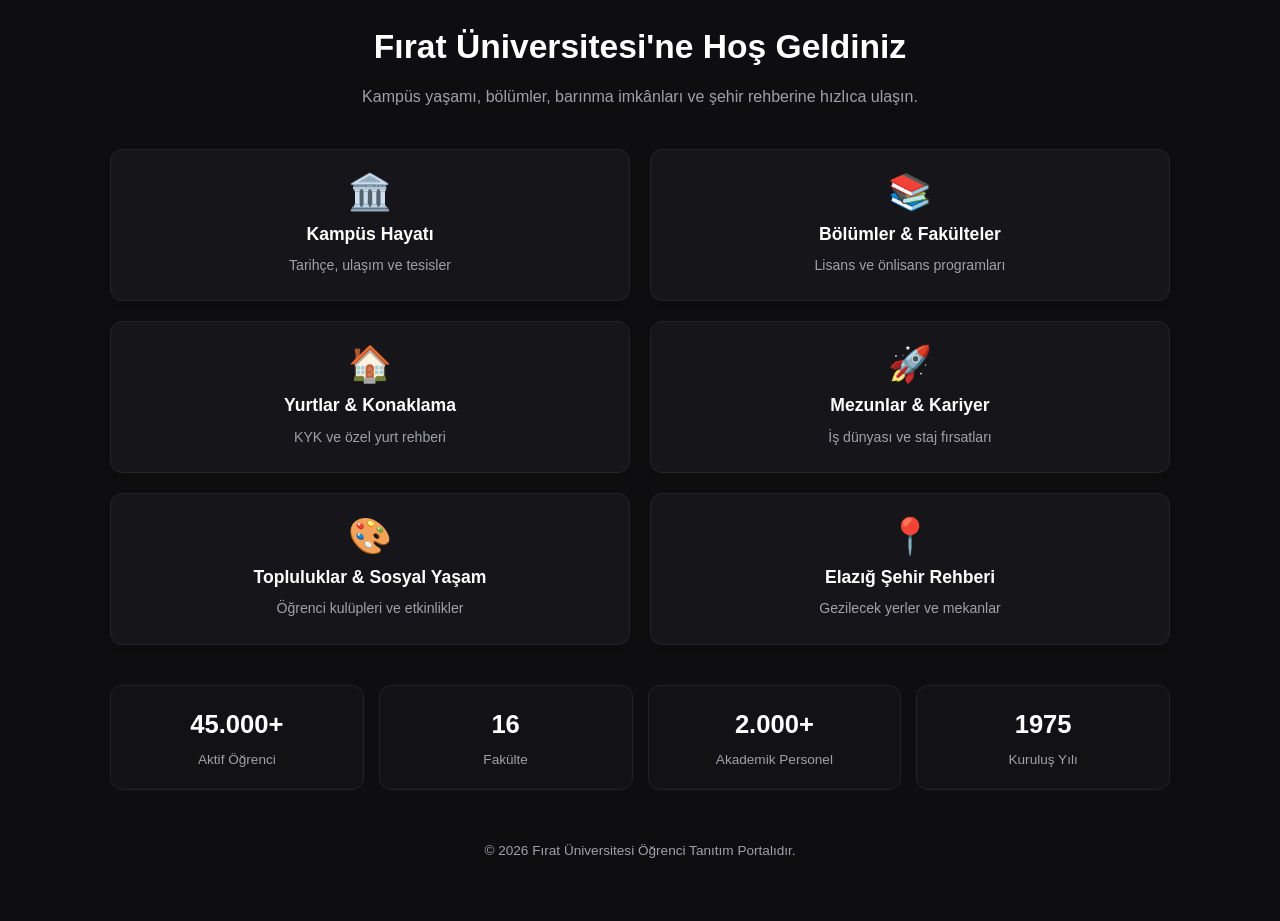
<file: index.html>
<!DOCTYPE html>
<html lang="tr">
<head>
    <meta charset="UTF-8">
    <meta name="viewport" content="width=device-width, initial-scale=1.0">
    <title>Fırat Üniversitesi Rehberi</title>
    <link rel="stylesheet" href="style.css">
</head>
<body>

    <section class="hero reveal">
        <h1>Fırat Üniversitesi'ne Hoş Geldiniz</h1>
        <p>Kampüs yaşamı, bölümler, barınma imkânları ve şehir rehberine hızlıca ulaşın.</p>
    </section>

    <main class="container reveal">
        <div class="main-grid">

            <div class="card clickable-card" onclick="window.location.href='kampus.html'">
                <div class="card-icon">🏛️</div>
                <h3>Kampüs Hayatı</h3>
                <p>Tarihçe, ulaşım ve tesisler</p>
            </div>

            <div class="card clickable-card" onclick="window.location.href='bolumler.html'">
                <div class="card-icon">📚</div>
                <h3>Bölümler & Fakülteler</h3>
                <p>Lisans ve önlisans programları</p>
            </div>

            <div class="card clickable-card" onclick="window.location.href='yurt.html'">
                <div class="card-icon">🏠</div>
                <h3>Yurtlar & Konaklama</h3>
                <p>KYK ve özel yurt rehberi</p>
            </div>

            <div class="card clickable-card" onclick="window.location.href='mezunlar.html'">
                <div class="card-icon">🚀</div>
                <h3>Mezunlar & Kariyer</h3>
                <p>İş dünyası ve staj fırsatları</p>
            </div>

            <div class="card clickable-card" onclick="window.location.href='topluluklar.html'">
                <div class="card-icon">🎨</div>
                <h3>Topluluklar & Sosyal Yaşam</h3>
                <p>Öğrenci kulüpleri ve etkinlikler</p>
            </div>

            <div class="card clickable-card" onclick="window.location.href='elazig.html'">
                <div class="card-icon">📍</div>
                <h3>Elazığ Şehir Rehberi</h3>
                <p>Gezilecek yerler ve mekanlar</p>
            </div>

        </div>

        <div class="stats-grid reveal">
            <div class="stat-card">
                <h2>45.000+</h2>
                <p>Aktif Öğrenci</p>
            </div>

            <div class="stat-card">
                <h2>16</h2>
                <p>Fakülte</p>
            </div>

            <div class="stat-card">
                <h2>2.000+</h2>
                <p>Akademik Personel</p>
            </div>

            <div class="stat-card">
                <h2>1975</h2>
                <p>Kuruluş Yılı</p>
            </div>
        </div>
    </main>

    <footer>
        <p>&copy; 2026 Fırat Üniversitesi Öğrenci Tanıtım Portalıdır.</p>
    </footer>

    <!-- Önce veri yüklenir, ardından mantık çalıştırılır -->
    <script src="data.js"></script>
    <script src="script.js"></script>
</body>
</html>
</file>
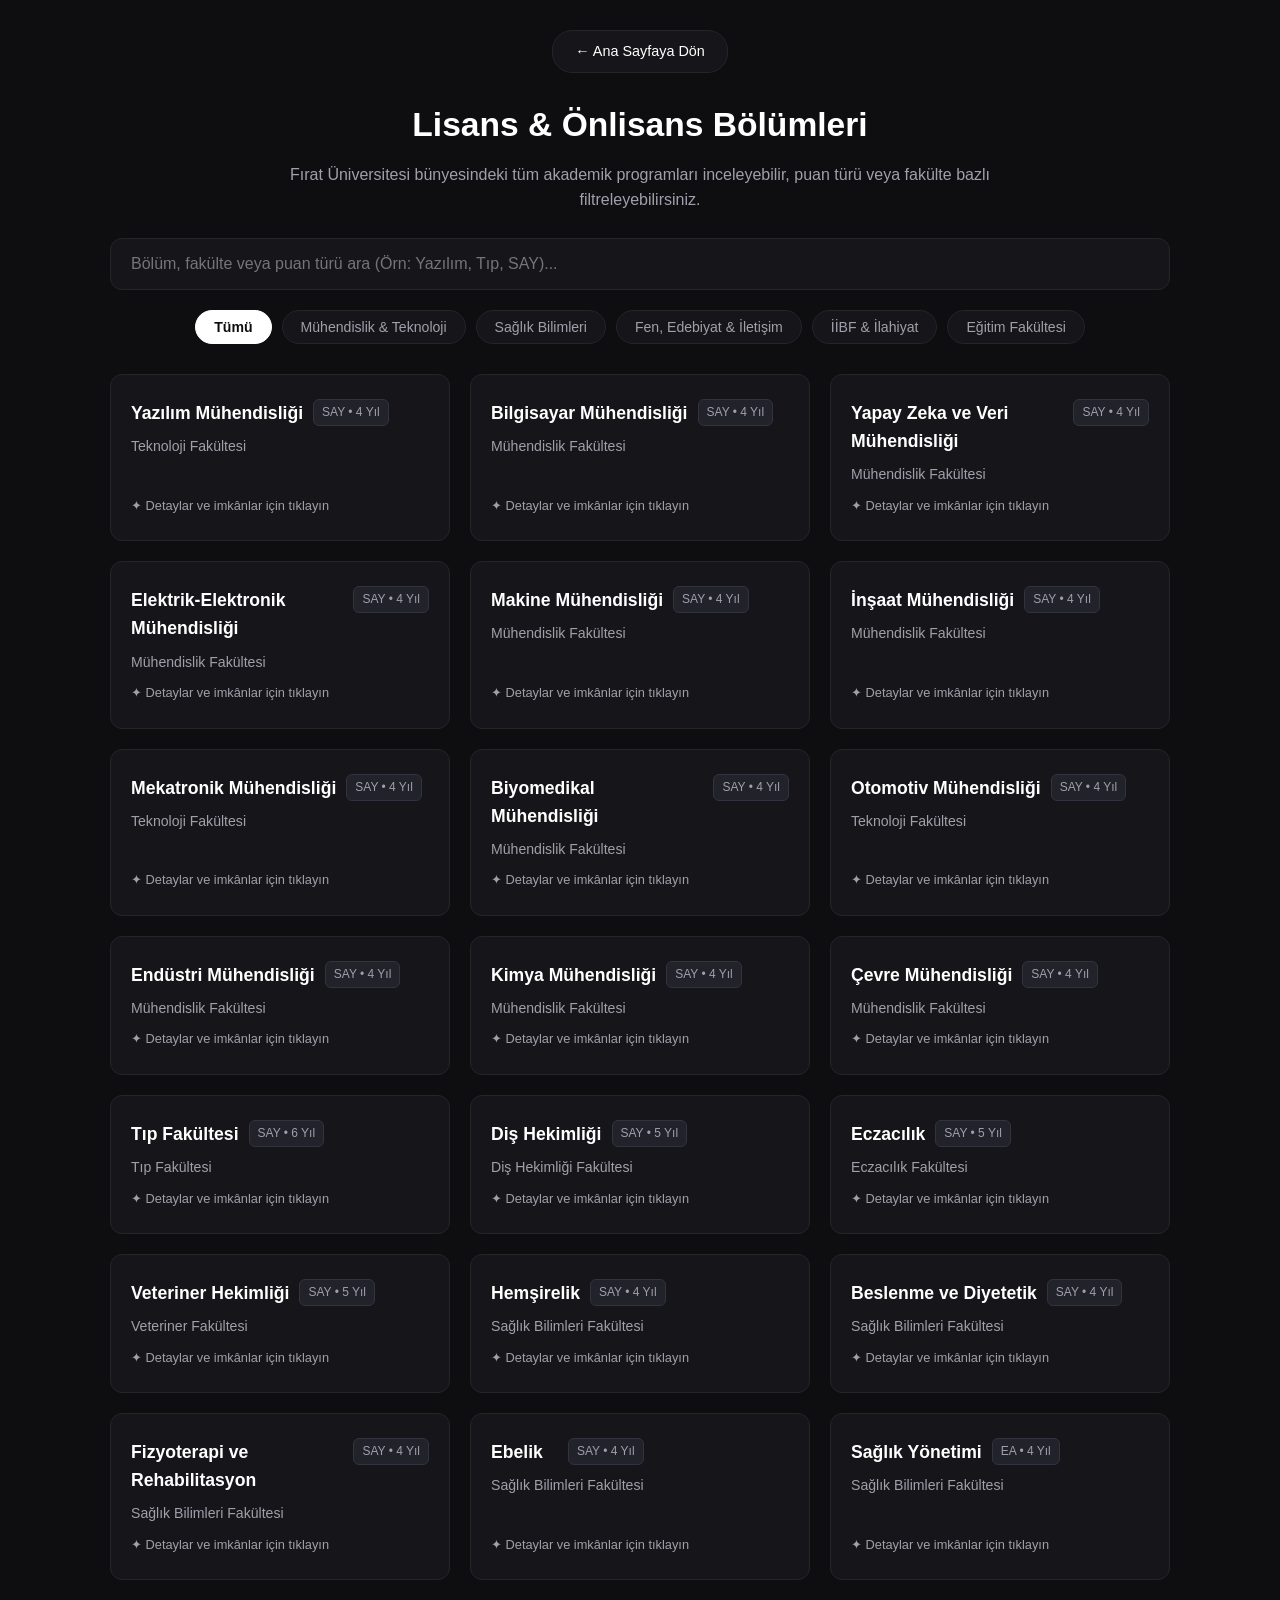
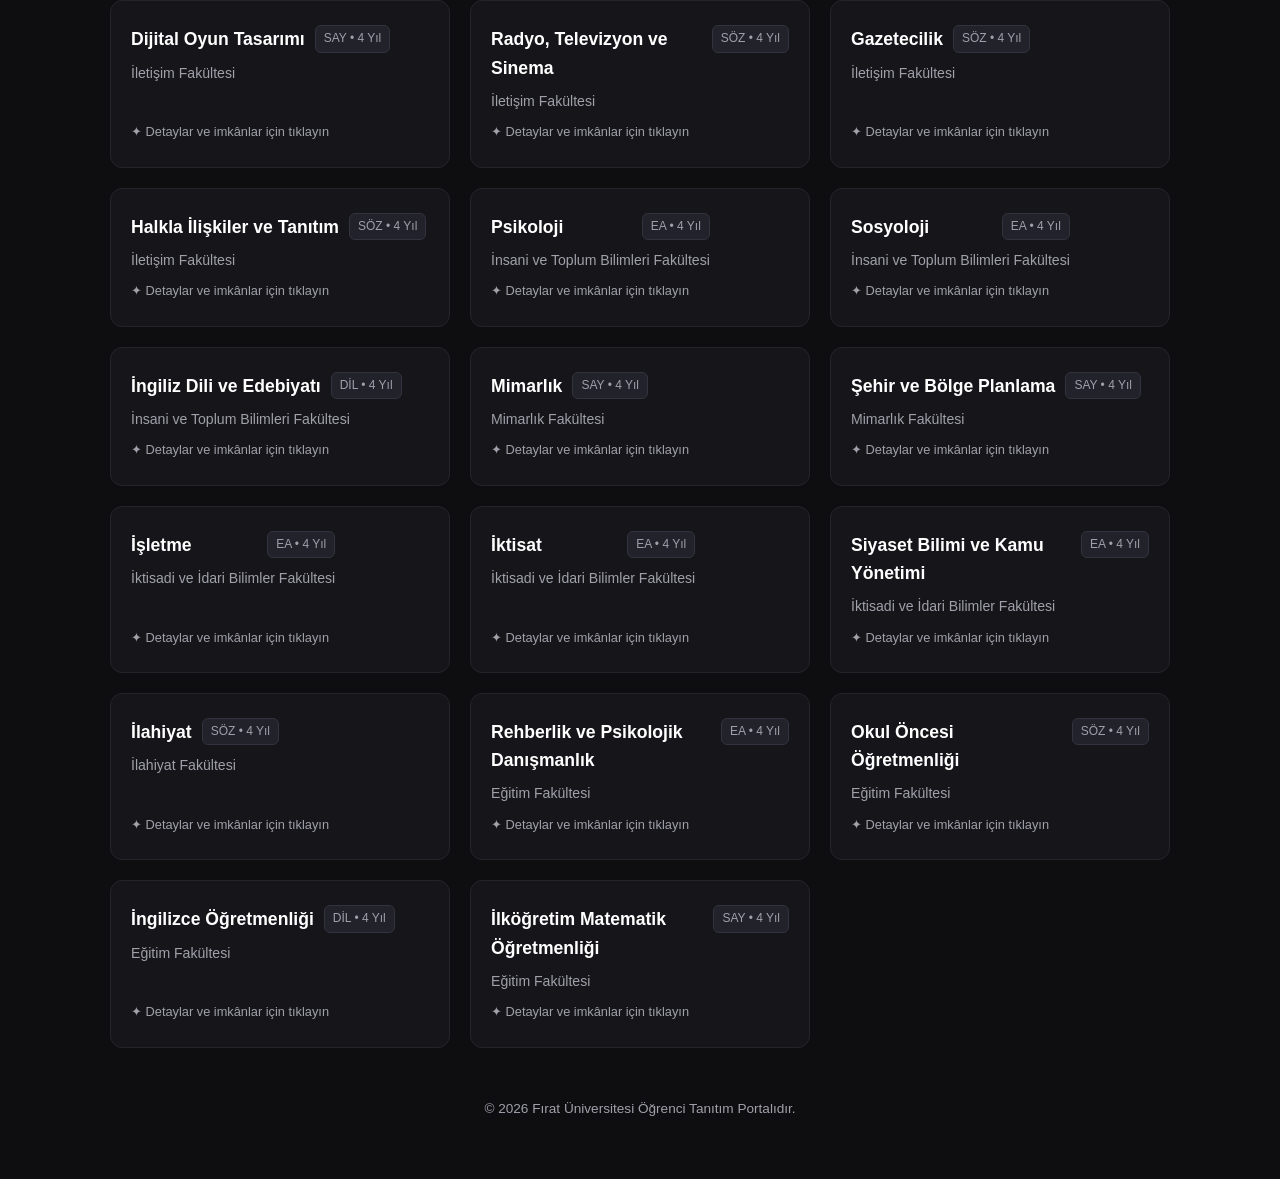
<file: bolumler.html>
<!DOCTYPE html>
<html lang="tr">
<head>
    <meta charset="UTF-8">
    <meta name="viewport" content="width=device-width, initial-scale=1.0">
    <title>Lisans & Önlisans Bölümleri - Fırat Üniversitesi</title>
    <link rel="stylesheet" href="style.css">
</head>
<body>

    <div class="top-nav-container reveal">
        <a href="index.html" class="back-btn">← Ana Sayfaya Dön</a>
    </div>

    <section class="hero reveal" style="padding-top: 10px;">
        <h1>Lisans & Önlisans Bölümleri</h1>
        <p>Fırat Üniversitesi bünyesindeki tüm akademik programları inceleyebilir, puan türü veya fakülte bazlı filtreleyebilirsiniz.</p>
    </section>

    <main class="container reveal">

        <!-- ARAMA ALANI -->
        <div class="dept-search-box">
            <input type="text" id="deptSearchInput" class="dept-search-input" placeholder="Bölüm, fakülte veya puan türü ara (Örn: Yazılım, Tıp, SAY)...">
        </div>

        <!-- FİLTRE BUTONLARI -->
        <div class="filter-chips" id="facultyFilterChips">
            <button class="filter-chip active" data-faculty="all">Tümü</button>
            <button class="filter-chip" data-faculty="Muhendislik">Mühendislik & Teknoloji</button>
            <button class="filter-chip" data-faculty="Saglik">Sağlık Bilimleri</button>
            <button class="filter-chip" data-faculty="FenEdebiyat">Fen, Edebiyat & İletişim</button>
            <button class="filter-chip" data-faculty="Iktisat">İİBF & İlahiyat</button>
            <button class="filter-chip" data-faculty="Egitim">Eğitim Fakültesi</button>
        </div>

        <div id="departmentsGrid"></div>

    </main>

    <div id="modalOverlay" class="modal-overlay">
        <div class="modal-content">
            <button id="modalClose" class="modal-close">&times;</button>
            <h2 id="modalTitle"></h2>
            <div id="modalText"></div>
        </div>
    </div>

    <footer>
        <p>&copy; 2026 Fırat Üniversitesi Öğrenci Tanıtım Portalıdır.</p>
    </footer>

    <!-- Önce veri dosyası, sonra script dosyası yüklenir -->
    <script src="data.js"></script>
    <script src="script.js"></script>
</body>
</html>
</file>
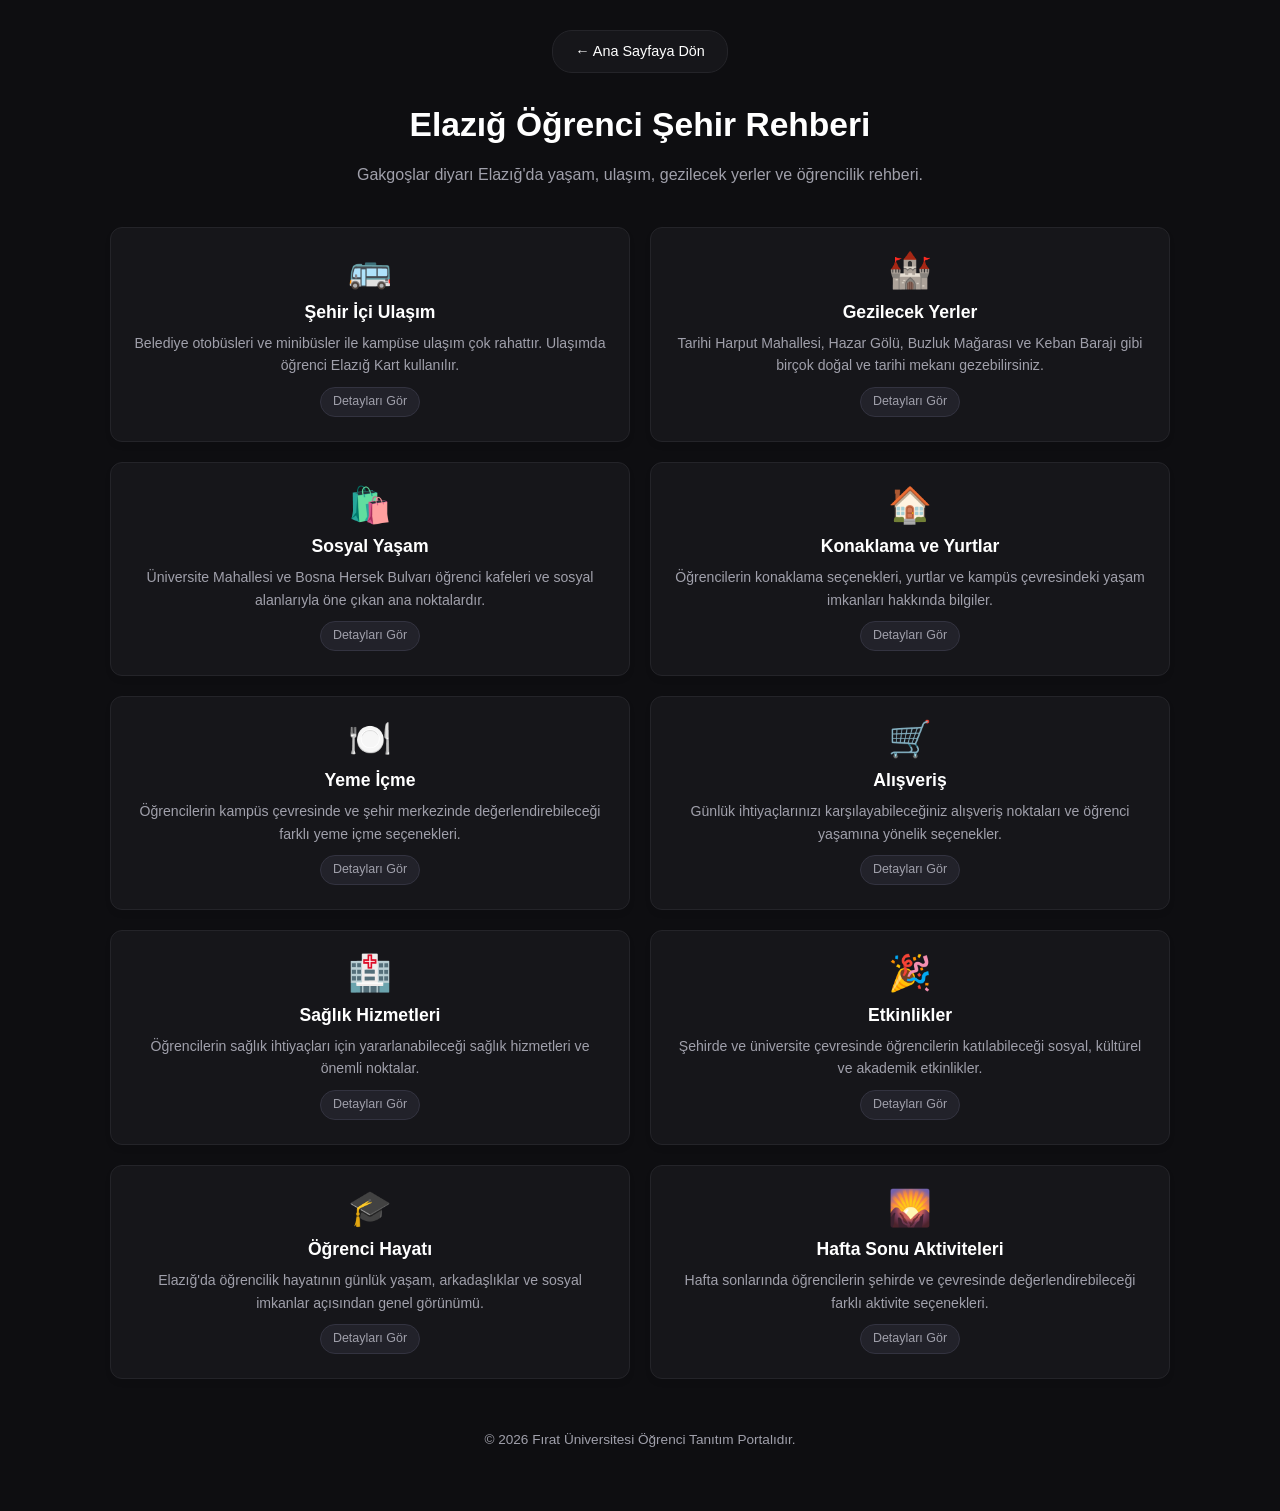
<file: elazig.html>
<!DOCTYPE html>
<html lang="tr">
<head>
    <meta charset="UTF-8">
    <meta name="viewport" content="width=device-width, initial-scale=1.0">
    <title>Elazığ Şehir Rehberi - Fırat Üniversitesi</title>
    <link rel="stylesheet" href="style.css">
</head>
<body>

    <div class="top-nav-container reveal">
        <a href="index.html" class="back-btn">← Ana Sayfaya Dön</a>
    </div>

    <section class="hero reveal" style="padding-top: 10px;">
        <h1>Elazığ Öğrenci Şehir Rehberi</h1>
        <p>Gakgoşlar diyarı Elazığ'da yaşam, ulaşım, gezilecek yerler ve öğrencilik rehberi.</p>
    </section>

    <main class="container reveal">
        <div class="main-grid">

            <div class="card clickable-card" data-modal="ulasim-otobus">
                <div class="card-icon">🚌</div>
                <h3>Şehir İçi Ulaşım</h3>
                <p>Belediye otobüsleri ve minibüsler ile kampüse ulaşım çok rahattır. Ulaşımda öğrenci Elazığ Kart kullanılır.</p>
                <span class="detail-chip">Detayları Gör</span>
            </div>

            <div class="card clickable-card" data-modal="yerleske-harput">
                <div class="card-icon">🏰</div>
                <h3>Gezilecek Yerler</h3>
                <p>Tarihi Harput Mahallesi, Hazar Gölü, Buzluk Mağarası ve Keban Barajı gibi birçok doğal ve tarihi mekanı gezebilirsiniz.</p>
                <span class="detail-chip">Detayları Gör</span>
            </div>

            <div class="card clickable-card" data-modal="yasam-kantin">
                <div class="card-icon">🛍️</div>
                <h3>Sosyal Yaşam</h3>
                <p>Üniversite Mahallesi ve Bosna Hersek Bulvarı öğrenci kafeleri ve sosyal alanlarıyla öne çıkan ana noktalardır.</p>
                <span class="detail-chip">Detayları Gör</span>
            </div>
            <div class="card clickable-card" data-modal="konaklama">
    <div class="card-icon">🏠</div>
    <h3>Konaklama ve Yurtlar</h3>
    <p>Öğrencilerin konaklama seçenekleri, yurtlar ve kampüs çevresindeki yaşam imkanları hakkında bilgiler.</p>
    <span class="detail-chip">Detayları Gör</span>
</div>

<div class="card clickable-card" data-modal="yemek">
    <div class="card-icon">🍽️</div>
    <h3>Yeme İçme</h3>
    <p>Öğrencilerin kampüs çevresinde ve şehir merkezinde değerlendirebileceği farklı yeme içme seçenekleri.</p>
    <span class="detail-chip">Detayları Gör</span>
</div>

<div class="card clickable-card" data-modal="alisveris">
    <div class="card-icon">🛒</div>
    <h3>Alışveriş</h3>
    <p>Günlük ihtiyaçlarınızı karşılayabileceğiniz alışveriş noktaları ve öğrenci yaşamına yönelik seçenekler.</p>
    <span class="detail-chip">Detayları Gör</span>
</div>

<div class="card clickable-card" data-modal="saglik">
    <div class="card-icon">🏥</div>
    <h3>Sağlık Hizmetleri</h3>
    <p>Öğrencilerin sağlık ihtiyaçları için yararlanabileceği sağlık hizmetleri ve önemli noktalar.</p>
    <span class="detail-chip">Detayları Gör</span>
</div>

<div class="card clickable-card" data-modal="etkinlik">
    <div class="card-icon">🎉</div>
    <h3>Etkinlikler</h3>
    <p>Şehirde ve üniversite çevresinde öğrencilerin katılabileceği sosyal, kültürel ve akademik etkinlikler.</p>
    <span class="detail-chip">Detayları Gör</span>
</div>

<div class="card clickable-card" data-modal="ogrenci-hayati">
    <div class="card-icon">🎓</div>
    <h3>Öğrenci Hayatı</h3>
    <p>Elazığ'da öğrencilik hayatının günlük yaşam, arkadaşlıklar ve sosyal imkanlar açısından genel görünümü.</p>
    <span class="detail-chip">Detayları Gör</span>
</div>

<div class="card clickable-card" data-modal="haftasonu">
    <div class="card-icon">🌄</div>
    <h3>Hafta Sonu Aktiviteleri</h3>
    <p>Hafta sonlarında öğrencilerin şehirde ve çevresinde değerlendirebileceği farklı aktivite seçenekleri.</p>
    <span class="detail-chip">Detayları Gör</span>
</div>

        </div>
    </main>

    <!-- Modal Yapısı -->
    <div id="modalOverlay" class="modal-overlay">
        <div class="modal-content">
            <button id="modalClose" class="modal-close">&times;</button>
            <h2 id="modalTitle"></h2>
            <div id="modalText"></div>
        </div>
    </div>

    <footer>
        <p>&copy; 2026 Fırat Üniversitesi Öğrenci Tanıtım Portalıdır.</p>
    </footer>

    <!-- Önce veri dosyası, ardından script dosyası yüklenir -->
    <script src="data.js"></script>
    <script src="script.js"></script>
</body>
</html>
</file>
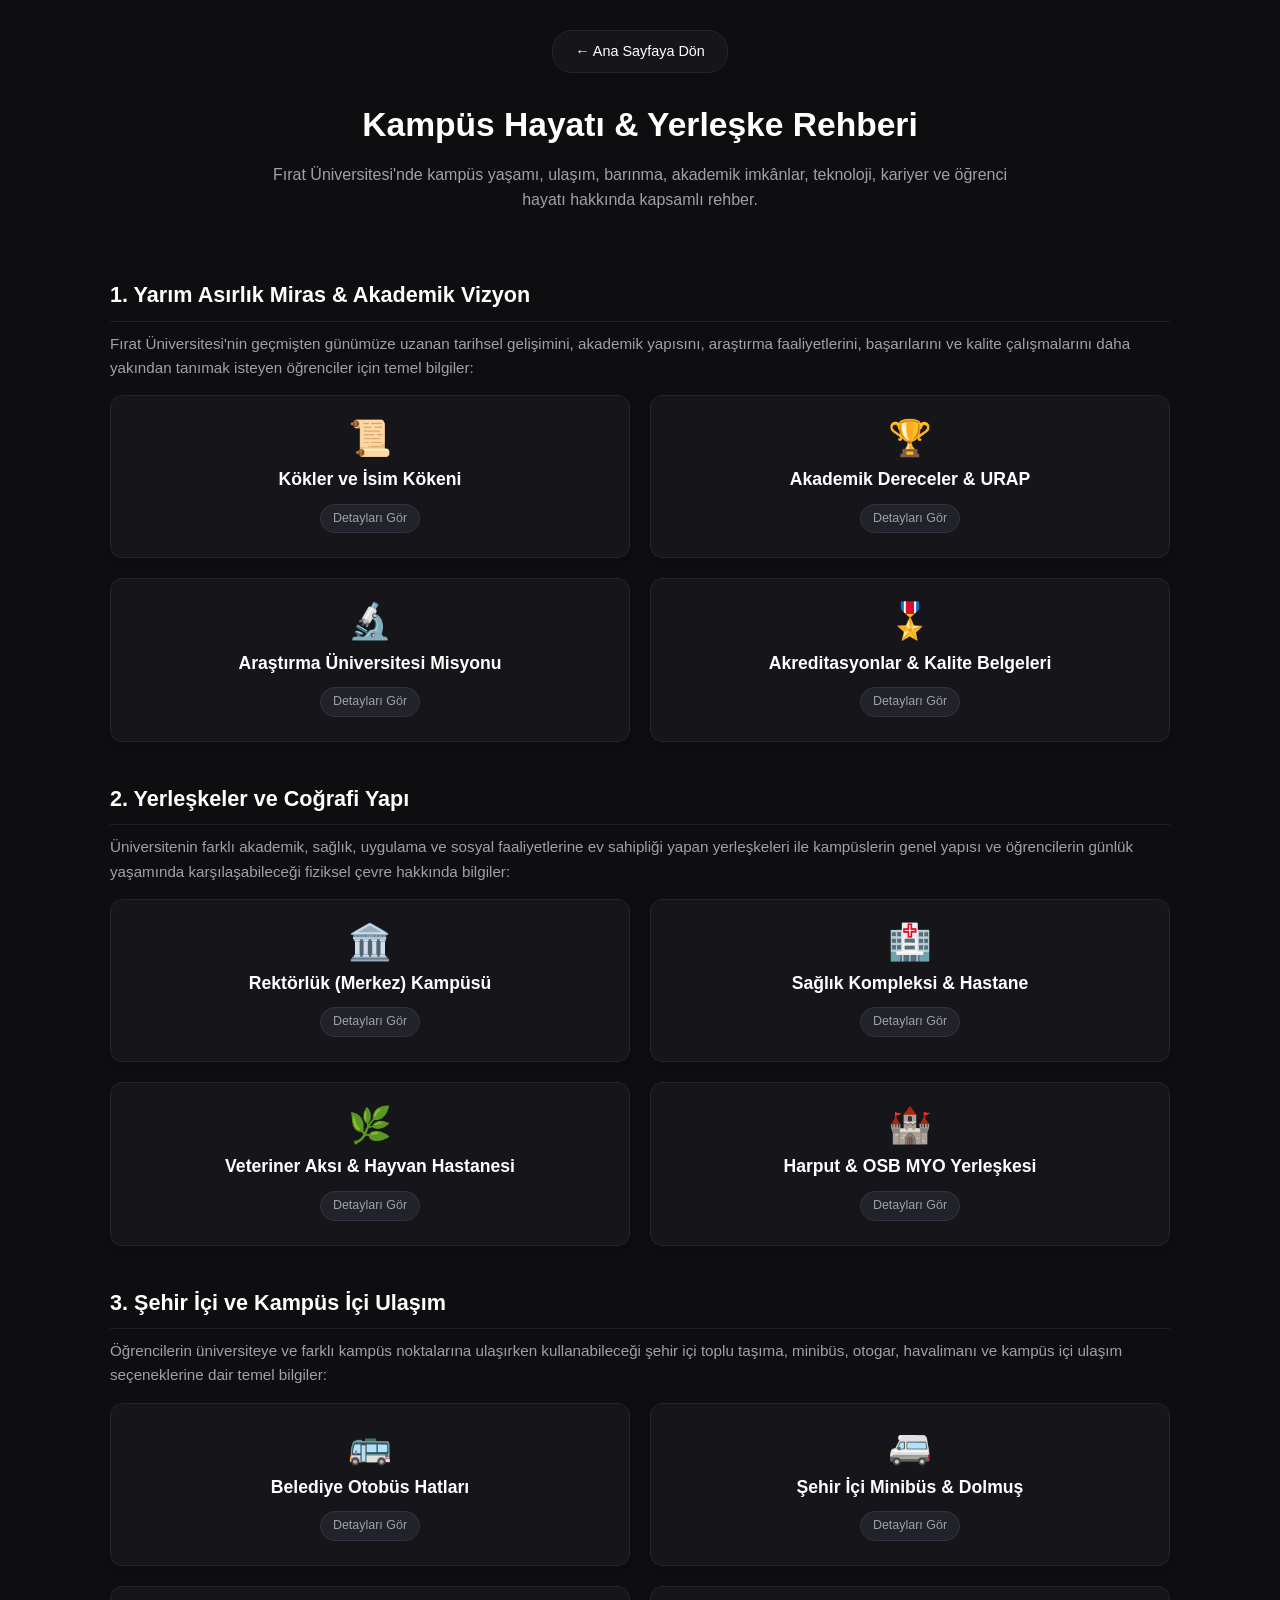
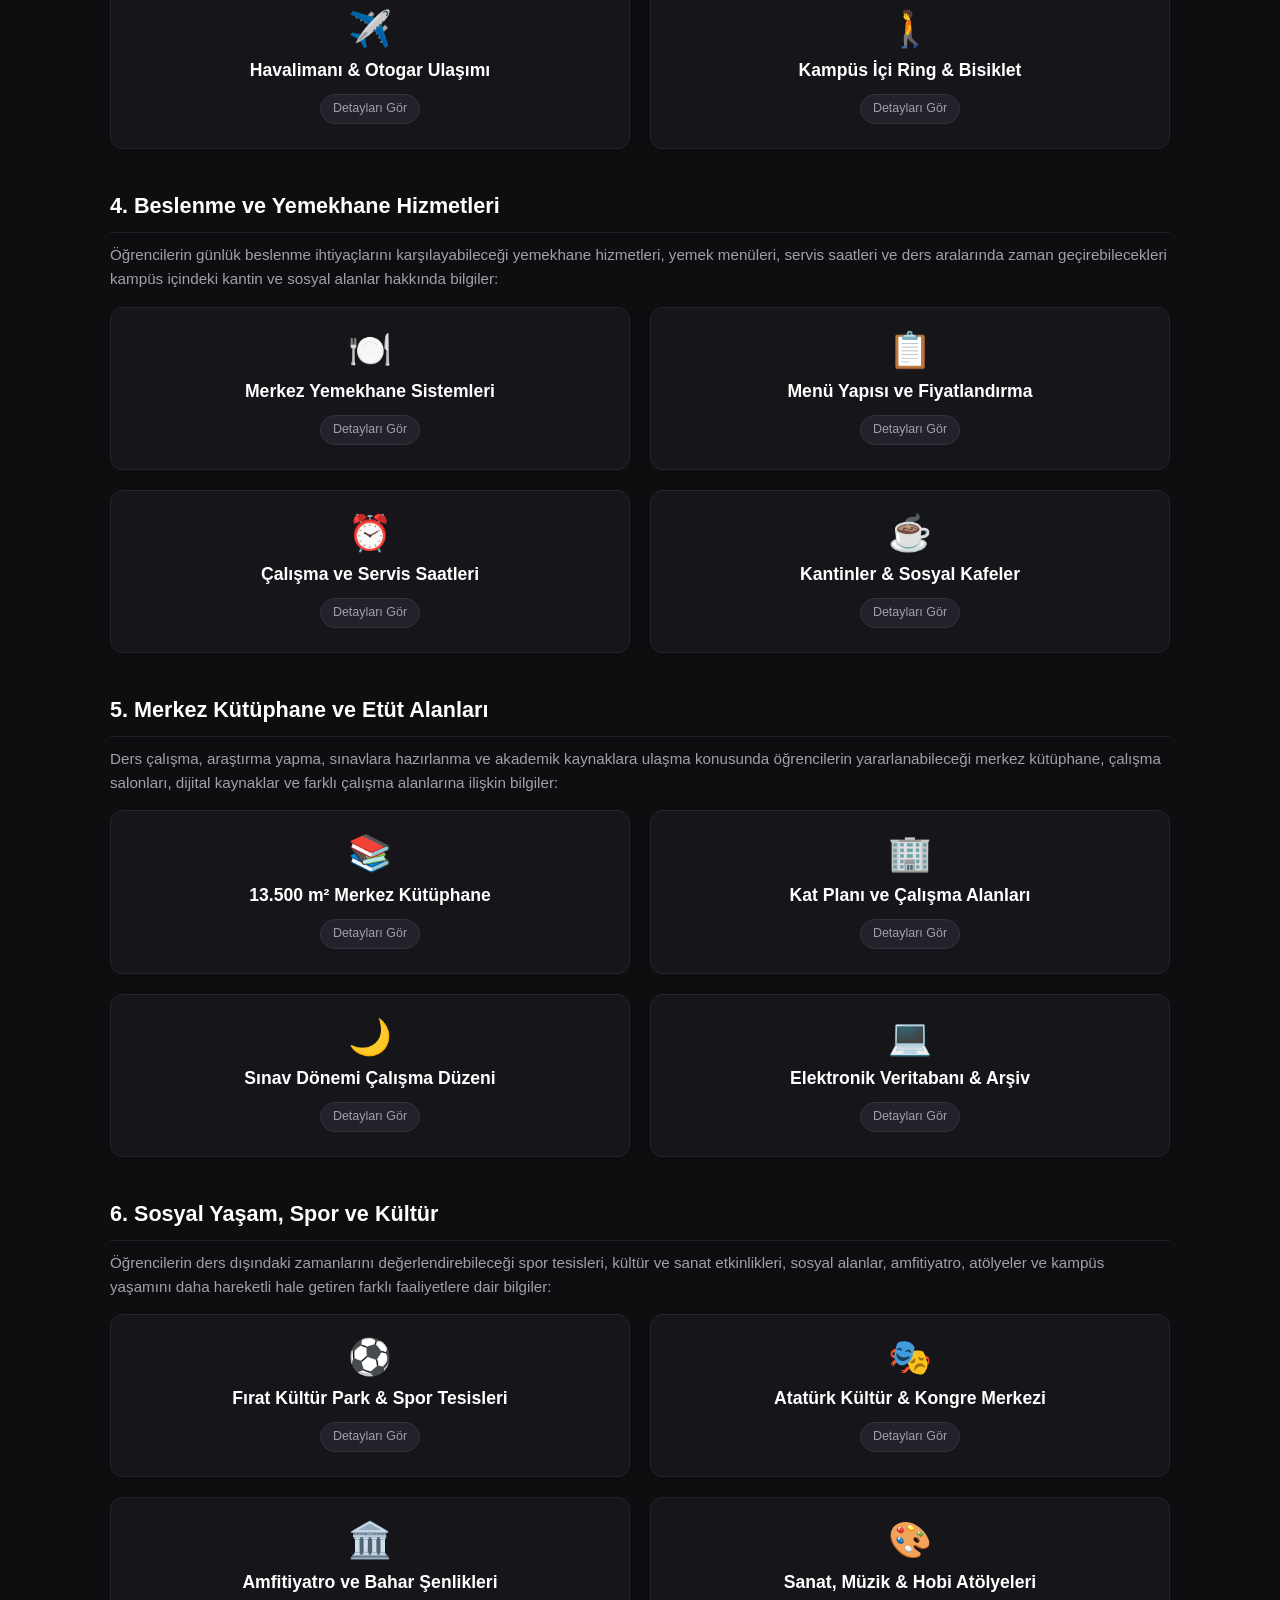
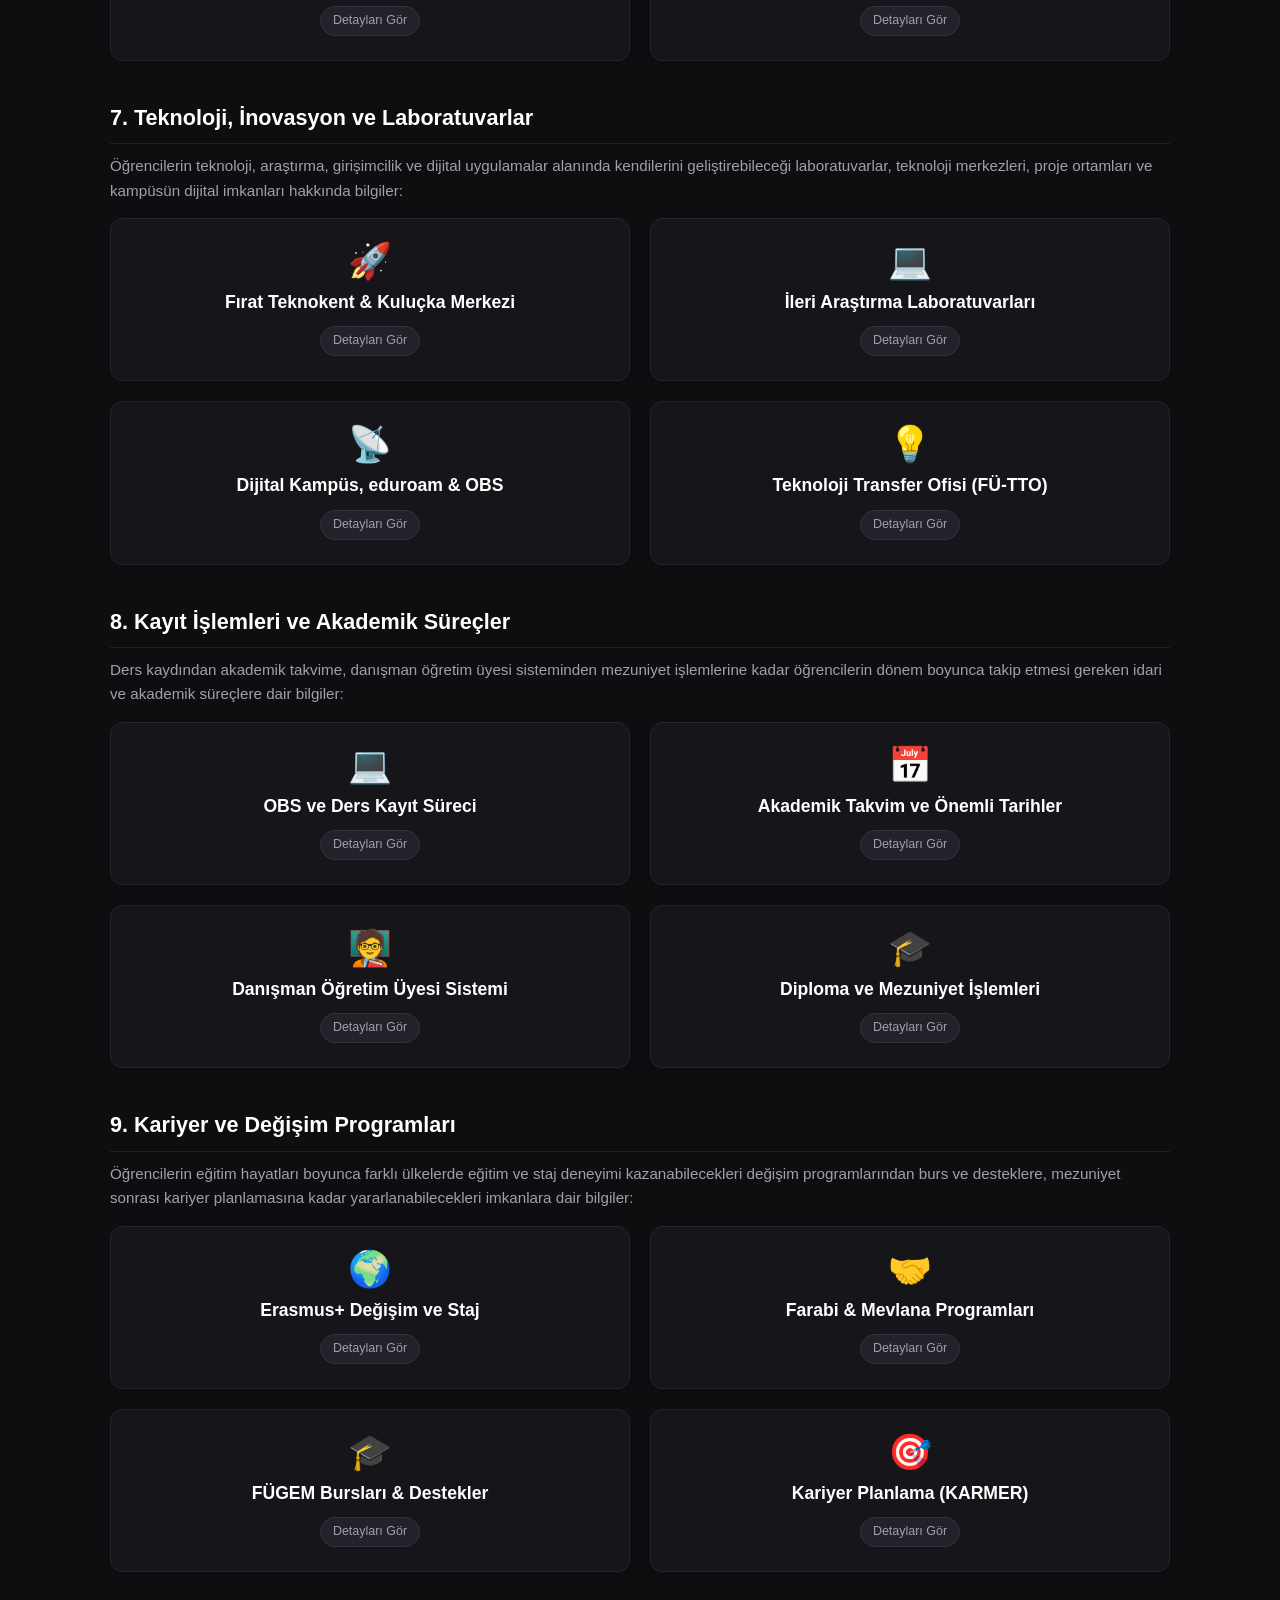
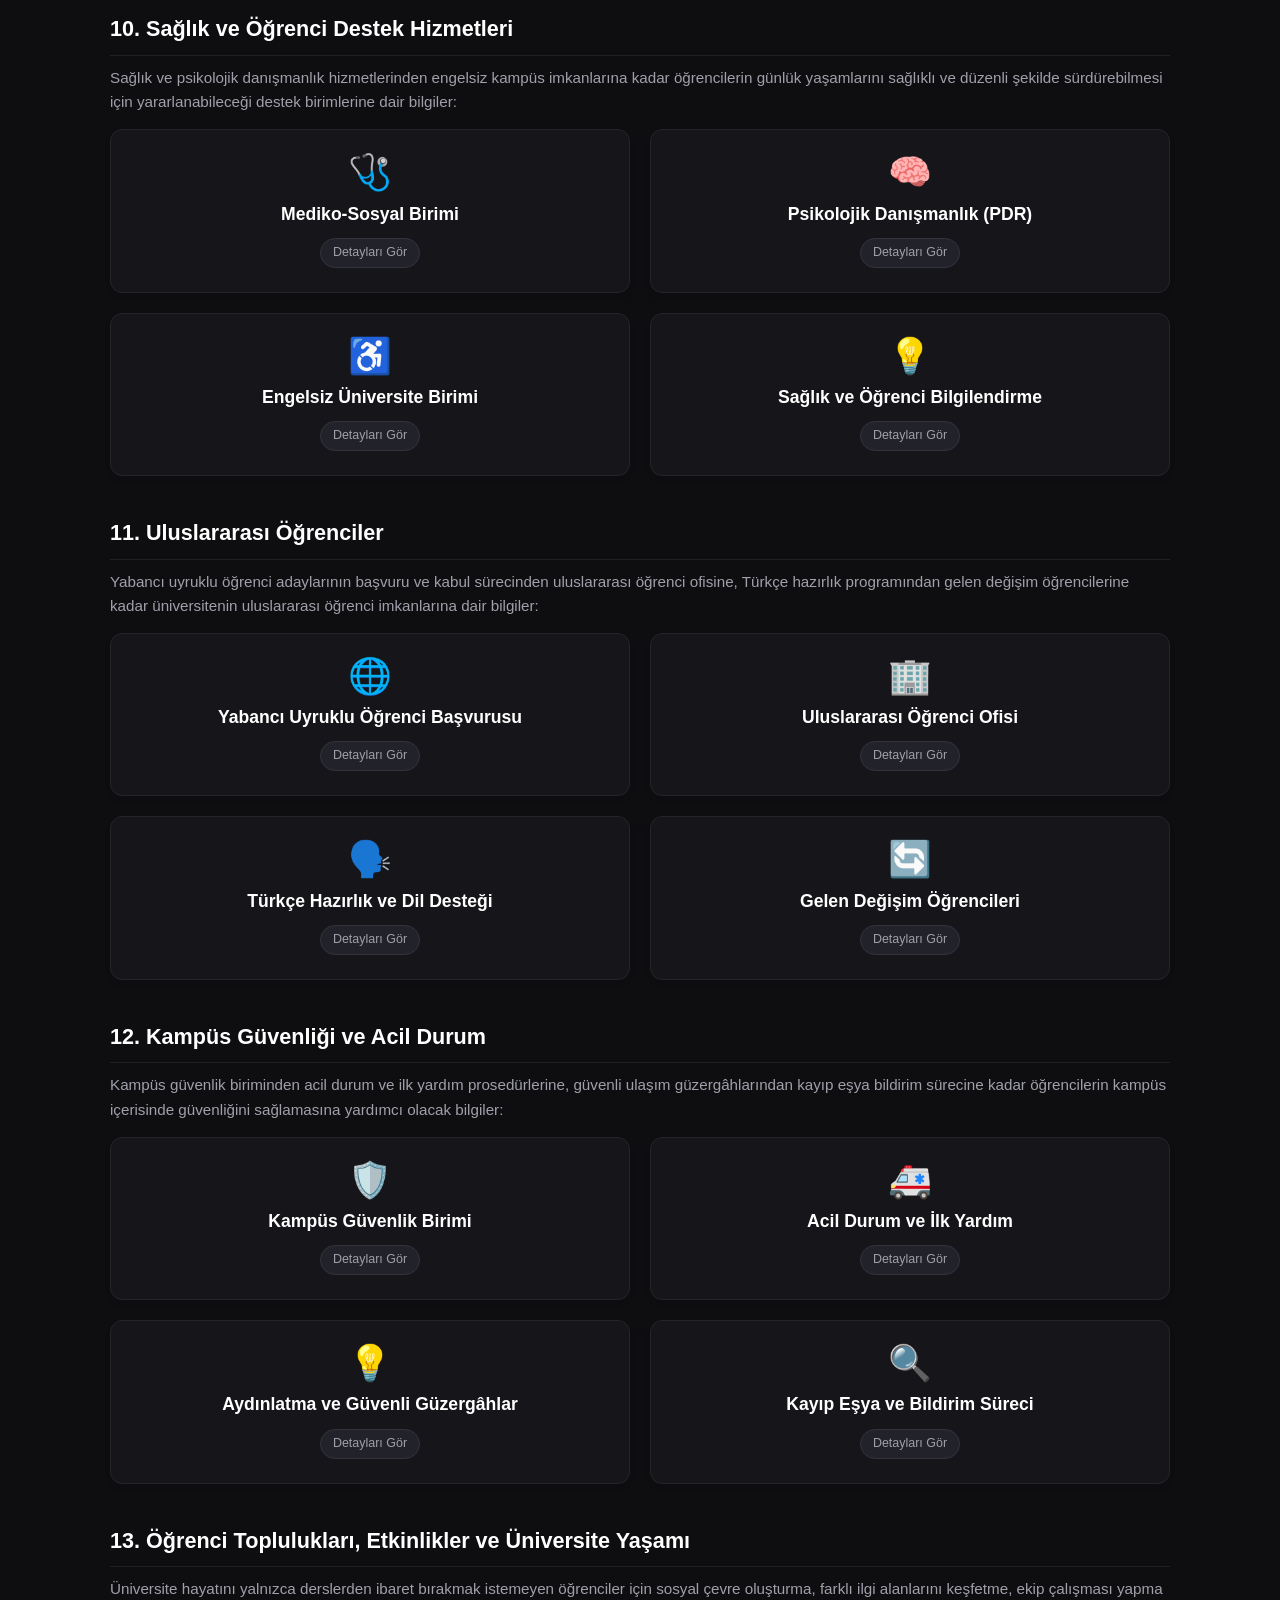
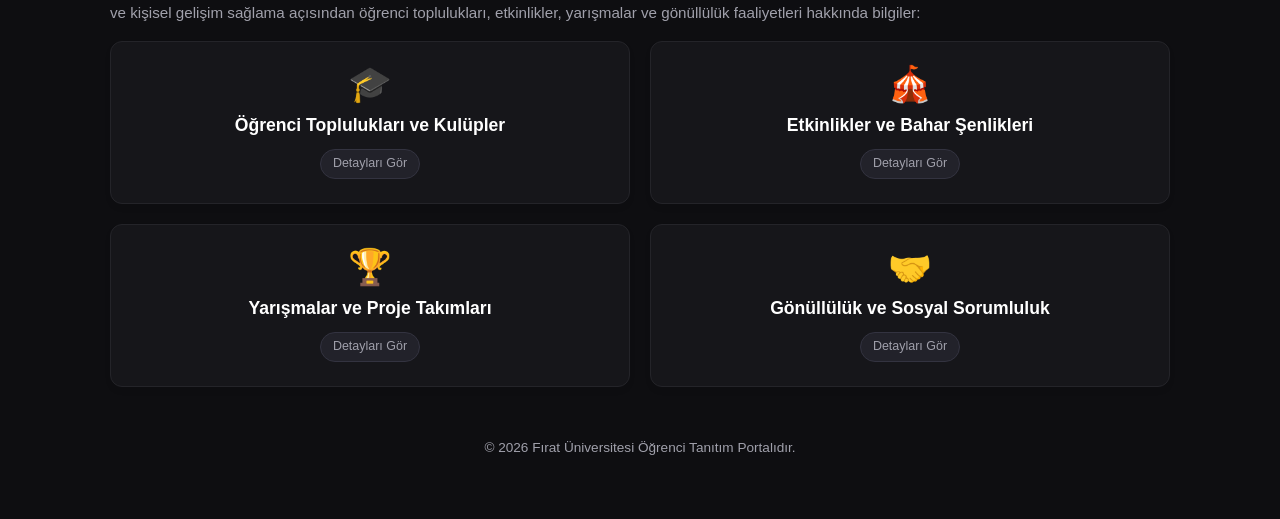
<file: kampus.html>
<!DOCTYPE html>
<html lang="tr">
<head>
    <meta charset="UTF-8">
    <meta name="viewport" content="width=device-width, initial-scale=1.0">
    <title>Kampüs Hayatı & Yerleşke Rehberi - Fırat Üniversitesi</title>
    <link rel="stylesheet" href="style.css">
</head>

<body>

    <div class="top-nav-container reveal">
        <a href="index.html" class="back-btn">← Ana Sayfaya Dön</a>
    </div>

    <section class="hero reveal" style="padding-top: 10px;">
        <h1>Kampüs Hayatı & Yerleşke Rehberi</h1>
        <p>
            Fırat Üniversitesi'nde kampüs yaşamı, ulaşım, barınma,
            akademik imkânlar, teknoloji, kariyer ve öğrenci hayatı hakkında
            kapsamlı rehber.
        </p>
    </section>

    <main class="container reveal">

        <!-- 1. BÖLÜM -->
        <h2>1. Yarım Asırlık Miras & Akademik Vizyon</h2>
        <p>
            Fırat Üniversitesi'nin geçmişten günümüze uzanan tarihsel gelişimini,
            akademik yapısını, araştırma faaliyetlerini, başarılarını ve kalite
            çalışmalarını daha yakından tanımak isteyen öğrenciler için temel bilgiler:
        </p>
        <div class="main-grid">
            <div class="card clickable-card" data-modal="tarihce-kokler">
                <div class="card-icon">📜</div>
                <h3>Kökler ve İsim Kökeni</h3>
                <span class="detail-chip">Detayları Gör</span>
            </div>

            <div class="card clickable-card" data-modal="tarihce-basari">
                <div class="card-icon">🏆</div>
                <h3>Akademik Dereceler & URAP</h3>
                <span class="detail-chip">Detayları Gör</span>
            </div>

            <div class="card clickable-card" data-modal="tarihce-arastirma">
                <div class="card-icon">🔬</div>
                <h3>Araştırma Üniversitesi Misyonu</h3>
                <span class="detail-chip">Detayları Gör</span>
            </div>

            <div class="card clickable-card" data-modal="tarihce-akreditasyon">
                <div class="card-icon">🎖️</div>
                <h3>Akreditasyonlar & Kalite Belgeleri</h3>
                <span class="detail-chip">Detayları Gör</span>
            </div>
        </div>

        <!-- 2. BÖLÜM -->
        <h2>2. Yerleşkeler ve Coğrafi Yapı</h2>
        <p>
            Üniversitenin farklı akademik, sağlık, uygulama ve sosyal faaliyetlerine
            ev sahipliği yapan yerleşkeleri ile kampüslerin genel yapısı ve öğrencilerin
            günlük yaşamında karşılaşabileceği fiziksel çevre hakkında bilgiler:
        </p>
        <div class="main-grid">
            <div class="card clickable-card" data-modal="yerleske-rektorluk">
                <div class="card-icon">🏛️</div>
                <h3>Rektörlük (Merkez) Kampüsü</h3>
                <span class="detail-chip">Detayları Gör</span>
            </div>

            <div class="card clickable-card" data-modal="yerleske-saglik">
                <div class="card-icon">🏥</div>
                <h3>Sağlık Kompleksi & Hastane</h3>
                <span class="detail-chip">Detayları Gör</span>
            </div>

            <div class="card clickable-card" data-modal="yerleske-veteriner">
                <div class="card-icon">🌿</div>
                <h3>Veteriner Aksı & Hayvan Hastanesi</h3>
                <span class="detail-chip">Detayları Gör</span>
            </div>

            <div class="card clickable-card" data-modal="yerleske-harput">
                <div class="card-icon">🏰</div>
                <h3>Harput & OSB MYO Yerleşkesi</h3>
                <span class="detail-chip">Detayları Gör</span>
            </div>
        </div>

        <!-- 3. BÖLÜM -->
        <h2>3. Şehir İçi ve Kampüs İçi Ulaşım</h2>
        <p>
            Öğrencilerin üniversiteye ve farklı kampüs noktalarına ulaşırken
            kullanabileceği şehir içi toplu taşıma, minibüs, otogar, havalimanı
            ve kampüs içi ulaşım seçeneklerine dair temel bilgiler:
        </p>
        <div class="main-grid">
            <div class="card clickable-card" data-modal="ulasim-otobus">
                <div class="card-icon">🚌</div>
                <h3>Belediye Otobüs Hatları</h3>
                <span class="detail-chip">Detayları Gör</span>
            </div>

            <div class="card clickable-card" data-modal="ulasim-minibus">
                <div class="card-icon">🚐</div>
                <h3>Şehir İçi Minibüs & Dolmuş</h3>
                <span class="detail-chip">Detayları Gör</span>
            </div>

            <div class="card clickable-card" data-modal="ulasim-sehirlerarasi">
                <div class="card-icon">✈️</div>
                <h3>Havalimanı & Otogar Ulaşımı</h3>
                <span class="detail-chip">Detayları Gör</span>
            </div>

            <div class="card clickable-card" data-modal="ulasim-parkur">
                <div class="card-icon">🚶</div>
                <h3>Kampüs İçi Ring & Bisiklet</h3>
                <span class="detail-chip">Detayları Gör</span>
            </div>
        </div>

        <!-- 4. BÖLÜM -->
        <h2>4. Beslenme ve Yemekhane Hizmetleri</h2>
        <p>
            Öğrencilerin günlük beslenme ihtiyaçlarını karşılayabileceği yemekhane
            hizmetleri, yemek menüleri, servis saatleri ve ders aralarında zaman
            geçirebilecekleri kampüs içindeki kantin ve sosyal alanlar hakkında bilgiler:
        </p>
        <div class="main-grid">
            <div class="card clickable-card" data-modal="yemek-detay">
                <div class="card-icon">🍽️</div>
                <h3>Merkez Yemekhane Sistemleri</h3>
                <span class="detail-chip">Detayları Gör</span>
            </div>

            <div class="card clickable-card" data-modal="yemek-menu">
                <div class="card-icon">📋</div>
                <h3>Menü Yapısı ve Fiyatlandırma</h3>
                <span class="detail-chip">Detayları Gör</span>
            </div>

            <div class="card clickable-card" data-modal="yemek-saat">
                <div class="card-icon">⏰</div>
                <h3>Çalışma ve Servis Saatleri</h3>
                <span class="detail-chip">Detayları Gör</span>
            </div>

            <div class="card clickable-card" data-modal="yasam-kantin">
                <div class="card-icon">☕</div>
                <h3>Kantinler & Sosyal Kafeler</h3>
                <span class="detail-chip">Detayları Gör</span>
            </div>
        </div>

        <!-- 5. BÖLÜM -->
        <h2>5. Merkez Kütüphane ve Etüt Alanları</h2>
        <p>
            Ders çalışma, araştırma yapma, sınavlara hazırlanma ve akademik kaynaklara
            ulaşma konusunda öğrencilerin yararlanabileceği merkez kütüphane, çalışma
            salonları, dijital kaynaklar ve farklı çalışma alanlarına ilişkin bilgiler:
        </p>
        <div class="main-grid">
            <div class="card clickable-card" data-modal="kutuphane-detay">
                <div class="card-icon">📚</div>
                <h3>13.500 m² Merkez Kütüphane</h3>
                <span class="detail-chip">Detayları Gör</span>
            </div>

            <div class="card clickable-card" data-modal="kutuphane-alan">
                <div class="card-icon">🏢</div>
                <h3>Kat Planı ve Çalışma Alanları</h3>
                <span class="detail-chip">Detayları Gör</span>
            </div>

            <div class="card clickable-card" data-modal="kutuphane-sinav">
                <div class="card-icon">🌙</div>
                <h3>Sınav Dönemi Çalışma Düzeni</h3>
                <span class="detail-chip">Detayları Gör</span>
            </div>

            <div class="card clickable-card" data-modal="kutuphane-dijital">
                <div class="card-icon">💻</div>
                <h3>Elektronik Veritabanı & Arşiv</h3>
                <span class="detail-chip">Detayları Gör</span>
            </div>
        </div>

        <!-- 6. BÖLÜM -->
        <h2>6. Sosyal Yaşam, Spor ve Kültür</h2>
        <p>
            Öğrencilerin ders dışındaki zamanlarını değerlendirebileceği spor tesisleri,
            kültür ve sanat etkinlikleri, sosyal alanlar, amfitiyatro, atölyeler ve
            kampüs yaşamını daha hareketli hale getiren farklı faaliyetlere dair bilgiler:
        </p>
        <div class="main-grid">
            <div class="card clickable-card" data-modal="spor-detay">
                <div class="card-icon">⚽</div>
                <h3>Fırat Kültür Park & Spor Tesisleri</h3>
                <span class="detail-chip">Detayları Gör</span>
            </div>

            <div class="card clickable-card" data-modal="kultur-kongre">
                <div class="card-icon">🎭</div>
                <h3>Atatürk Kültür & Kongre Merkezi</h3>
                <span class="detail-chip">Detayları Gör</span>
            </div>

            <div class="card clickable-card" data-modal="kultur-amfi">
                <div class="card-icon">🏛️</div>
                <h3>Amfitiyatro ve Bahar Şenlikleri</h3>
                <span class="detail-chip">Detayları Gör</span>
            </div>

            <div class="card clickable-card" data-modal="kultur-atolye">
                <div class="card-icon">🎨</div>
                <h3>Sanat, Müzik & Hobi Atölyeleri</h3>
                <span class="detail-chip">Detayları Gör</span>
            </div>
        </div>

        <!-- 7. BÖLÜM -->
        <h2>7. Teknoloji, İnovasyon ve Laboratuvarlar</h2>
        <p>
            Öğrencilerin teknoloji, araştırma, girişimcilik ve dijital uygulamalar
            alanında kendilerini geliştirebileceği laboratuvarlar, teknoloji merkezleri,
            proje ortamları ve kampüsün dijital imkanları hakkında bilgiler:
        </p>
        <div class="main-grid">
            <div class="card clickable-card" data-modal="fırsat-teknokent">
                <div class="card-icon">🚀</div>
                <h3>Fırat Teknokent & Kuluçka Merkezi</h3>
                <span class="detail-chip">Detayları Gör</span>
            </div>

            <div class="card clickable-card" data-modal="teknoloji-laboratuvar">
                <div class="card-icon">💻</div>
                <h3>İleri Araştırma Laboratuvarları</h3>
                <span class="detail-chip">Detayları Gör</span>
            </div>

            <div class="card clickable-card" data-modal="teknoloji-dijital">
                <div class="card-icon">📡</div>
                <h3>Dijital Kampüs, eduroam & OBS</h3>
                <span class="detail-chip">Detayları Gör</span>
            </div>

            <div class="card clickable-card" data-modal="teknoloji-tto">
                <div class="card-icon">💡</div>
                <h3>Teknoloji Transfer Ofisi (FÜ-TTO)</h3>
                <span class="detail-chip">Detayları Gör</span>
            </div>
        </div>

        <!-- 8. BÖLÜM -->
        <h2>8. Kayıt İşlemleri ve Akademik Süreçler</h2>
        <p>
            Ders kaydından akademik takvime, danışman öğretim üyesi sisteminden
            mezuniyet işlemlerine kadar öğrencilerin dönem boyunca takip etmesi
            gereken idari ve akademik süreçlere dair bilgiler:
        </p>
        <div class="main-grid">
            <div class="card clickable-card" data-modal="kayit-obs">
                <div class="card-icon">💻</div>
                <h3>OBS ve Ders Kayıt Süreci</h3>
                <span class="detail-chip">Detayları Gör</span>
            </div>

            <div class="card clickable-card" data-modal="kayit-takvim">
                <div class="card-icon">📅</div>
                <h3>Akademik Takvim ve Önemli Tarihler</h3>
                <span class="detail-chip">Detayları Gör</span>
            </div>

            <div class="card clickable-card" data-modal="kayit-danisman">
                <div class="card-icon">🧑‍🏫</div>
                <h3>Danışman Öğretim Üyesi Sistemi</h3>
                <span class="detail-chip">Detayları Gör</span>
            </div>

            <div class="card clickable-card" data-modal="kayit-mezuniyet">
                <div class="card-icon">🎓</div>
                <h3>Diploma ve Mezuniyet İşlemleri</h3>
                <span class="detail-chip">Detayları Gör</span>
            </div>
        </div>

        <!-- 9. BÖLÜM -->
        <h2>9. Kariyer ve Değişim Programları</h2>
        <p>
            Öğrencilerin eğitim hayatları boyunca farklı ülkelerde eğitim ve staj
            deneyimi kazanabilecekleri değişim programlarından burs ve desteklere,
            mezuniyet sonrası kariyer planlamasına kadar yararlanabilecekleri
            imkanlara dair bilgiler:
        </p>
        <div class="main-grid">
            <div class="card clickable-card" data-modal="fırsat-erasmus">
                <div class="card-icon">🌍</div>
                <h3>Erasmus+ Değişim ve Staj</h3>
                <span class="detail-chip">Detayları Gör</span>
            </div>

            <div class="card clickable-card" data-modal="fırsat-mevlana">
                <div class="card-icon">🤝</div>
                <h3>Farabi & Mevlana Programları</h3>
                <span class="detail-chip">Detayları Gör</span>
            </div>

            <div class="card clickable-card" data-modal="fırsat-burs">
                <div class="card-icon">🎓</div>
                <h3>FÜGEM Bursları & Destekler</h3>
                <span class="detail-chip">Detayları Gör</span>
            </div>

            <div class="card clickable-card" data-modal="saglik-kariyer">
                <div class="card-icon">🎯</div>
                <h3>Kariyer Planlama (KARMER)</h3>
                <span class="detail-chip">Detayları Gör</span>
            </div>
        </div>

        <!-- 10. BÖLÜM -->
        <h2>10. Sağlık ve Öğrenci Destek Hizmetleri</h2>
        <p>
            Sağlık ve psikolojik danışmanlık hizmetlerinden engelsiz kampüs
            imkanlarına kadar öğrencilerin günlük yaşamlarını sağlıklı ve
            düzenli şekilde sürdürebilmesi için yararlanabileceği destek
            birimlerine dair bilgiler:
        </p>
        <div class="main-grid">
            <div class="card clickable-card" data-modal="saglik-mediko">
                <div class="card-icon">🩺</div>
                <h3>Mediko-Sosyal Birimi</h3>
                <span class="detail-chip">Detayları Gör</span>
            </div>

            <div class="card clickable-card" data-modal="saglik-pdr">
                <div class="card-icon">🧠</div>
                <h3>Psikolojik Danışmanlık (PDR)</h3>
                <span class="detail-chip">Detayları Gör</span>
            </div>

            <div class="card clickable-card" data-modal="saglik-engelsiz">
                <div class="card-icon">♿</div>
                <h3>Engelsiz Üniversite Birimi</h3>
                <span class="detail-chip">Detayları Gör</span>
            </div>

            <div class="card clickable-card" data-modal="saglik-bilgilendirme">
                <div class="card-icon">💡</div>
                <h3>Sağlık ve Öğrenci Bilgilendirme</h3>
                <span class="detail-chip">Detayları Gör</span>
            </div>
        </div>

        <!-- 11. BÖLÜM -->
        <h2>11. Uluslararası Öğrenciler</h2>
        <p>
            Yabancı uyruklu öğrenci adaylarının başvuru ve kabul sürecinden
            uluslararası öğrenci ofisine, Türkçe hazırlık programından gelen
            değişim öğrencilerine kadar üniversitenin uluslararası öğrenci
            imkanlarına dair bilgiler:
        </p>
        <div class="main-grid">
            <div class="card clickable-card" data-modal="uluslararasi-basvuru">
                <div class="card-icon">🌐</div>
                <h3>Yabancı Uyruklu Öğrenci Başvurusu</h3>
                <span class="detail-chip">Detayları Gör</span>
            </div>

            <div class="card clickable-card" data-modal="uluslararasi-ofis">
                <div class="card-icon">🏢</div>
                <h3>Uluslararası Öğrenci Ofisi</h3>
                <span class="detail-chip">Detayları Gör</span>
            </div>

            <div class="card clickable-card" data-modal="uluslararasi-dil">
                <div class="card-icon">🗣️</div>
                <h3>Türkçe Hazırlık ve Dil Desteği</h3>
                <span class="detail-chip">Detayları Gör</span>
            </div>

            <div class="card clickable-card" data-modal="uluslararasi-degisim">
                <div class="card-icon">🔄</div>
                <h3>Gelen Değişim Öğrencileri</h3>
                <span class="detail-chip">Detayları Gör</span>
            </div>
        </div>

        <!-- 12. BÖLÜM -->
        <h2>12. Kampüs Güvenliği ve Acil Durum</h2>
        <p>
            Kampüs güvenlik biriminden acil durum ve ilk yardım prosedürlerine,
            güvenli ulaşım güzergâhlarından kayıp eşya bildirim sürecine kadar
            öğrencilerin kampüs içerisinde güvenliğini sağlamasına yardımcı
            olacak bilgiler:
        </p>
        <div class="main-grid">
            <div class="card clickable-card" data-modal="guvenlik-birim">
                <div class="card-icon">🛡️</div>
                <h3>Kampüs Güvenlik Birimi</h3>
                <span class="detail-chip">Detayları Gör</span>
            </div>

            <div class="card clickable-card" data-modal="guvenlik-acil">
                <div class="card-icon">🚑</div>
                <h3>Acil Durum ve İlk Yardım</h3>
                <span class="detail-chip">Detayları Gör</span>
            </div>

            <div class="card clickable-card" data-modal="guvenlik-aydinlatma">
                <div class="card-icon">💡</div>
                <h3>Aydınlatma ve Güvenli Güzergâhlar</h3>
                <span class="detail-chip">Detayları Gör</span>
            </div>

            <div class="card clickable-card" data-modal="guvenlik-kayipesya">
                <div class="card-icon">🔍</div>
                <h3>Kayıp Eşya ve Bildirim Süreci</h3>
                <span class="detail-chip">Detayları Gör</span>
            </div>
        </div>

        <!-- 13. BÖLÜM -->
        <h2>13. Öğrenci Toplulukları, Etkinlikler ve Üniversite Yaşamı</h2>
        <p>
            Üniversite hayatını yalnızca derslerden ibaret bırakmak istemeyen öğrenciler
            için sosyal çevre oluşturma, farklı ilgi alanlarını keşfetme, ekip çalışması
            yapma ve kişisel gelişim sağlama açısından öğrenci toplulukları, etkinlikler,
            yarışmalar ve gönüllülük faaliyetleri hakkında bilgiler:
        </p>
        <div class="main-grid">
            <div class="card clickable-card" data-modal="ogrenci-topluluklari">
                <div class="card-icon">🎓</div>
                <h3>Öğrenci Toplulukları ve Kulüpler</h3>
                <span class="detail-chip">Detayları Gör</span>
            </div>

            <div class="card clickable-card" data-modal="ogrenci-etkinlikler">
                <div class="card-icon">🎪</div>
                <h3>Etkinlikler ve Bahar Şenlikleri</h3>
                <span class="detail-chip">Detayları Gör</span>
            </div>

            <div class="card clickable-card" data-modal="ogrenci-yarismalar">
                <div class="card-icon">🏆</div>
                <h3>Yarışmalar ve Proje Takımları</h3>
                <span class="detail-chip">Detayları Gör</span>
            </div>

            <div class="card clickable-card" data-modal="ogrenci-gonulluluk">
                <div class="card-icon">🤝</div>
                <h3>Gönüllülük ve Sosyal Sorumluluk</h3>
                <span class="detail-chip">Detayları Gör</span>
            </div>
        </div>

    </main>

    <!-- MODAL -->
    <div id="modalOverlay" class="modal-overlay">
        <div class="modal-content">
            <button id="modalClose" class="modal-close">&times;</button>
            <h2 id="modalTitle"></h2>
            <div id="modalText"></div>
        </div>
    </div>

    <footer>
        <p>&copy; 2026 Fırat Üniversitesi Öğrenci Tanıtım Portalıdır.</p>
    </footer>

    <!-- Önce veri dosyası, sonra script dosyası yüklenmelidir -->
    <script src="data.js"></script>
    <script src="script.js"></script>

</body>
</html>
</file>
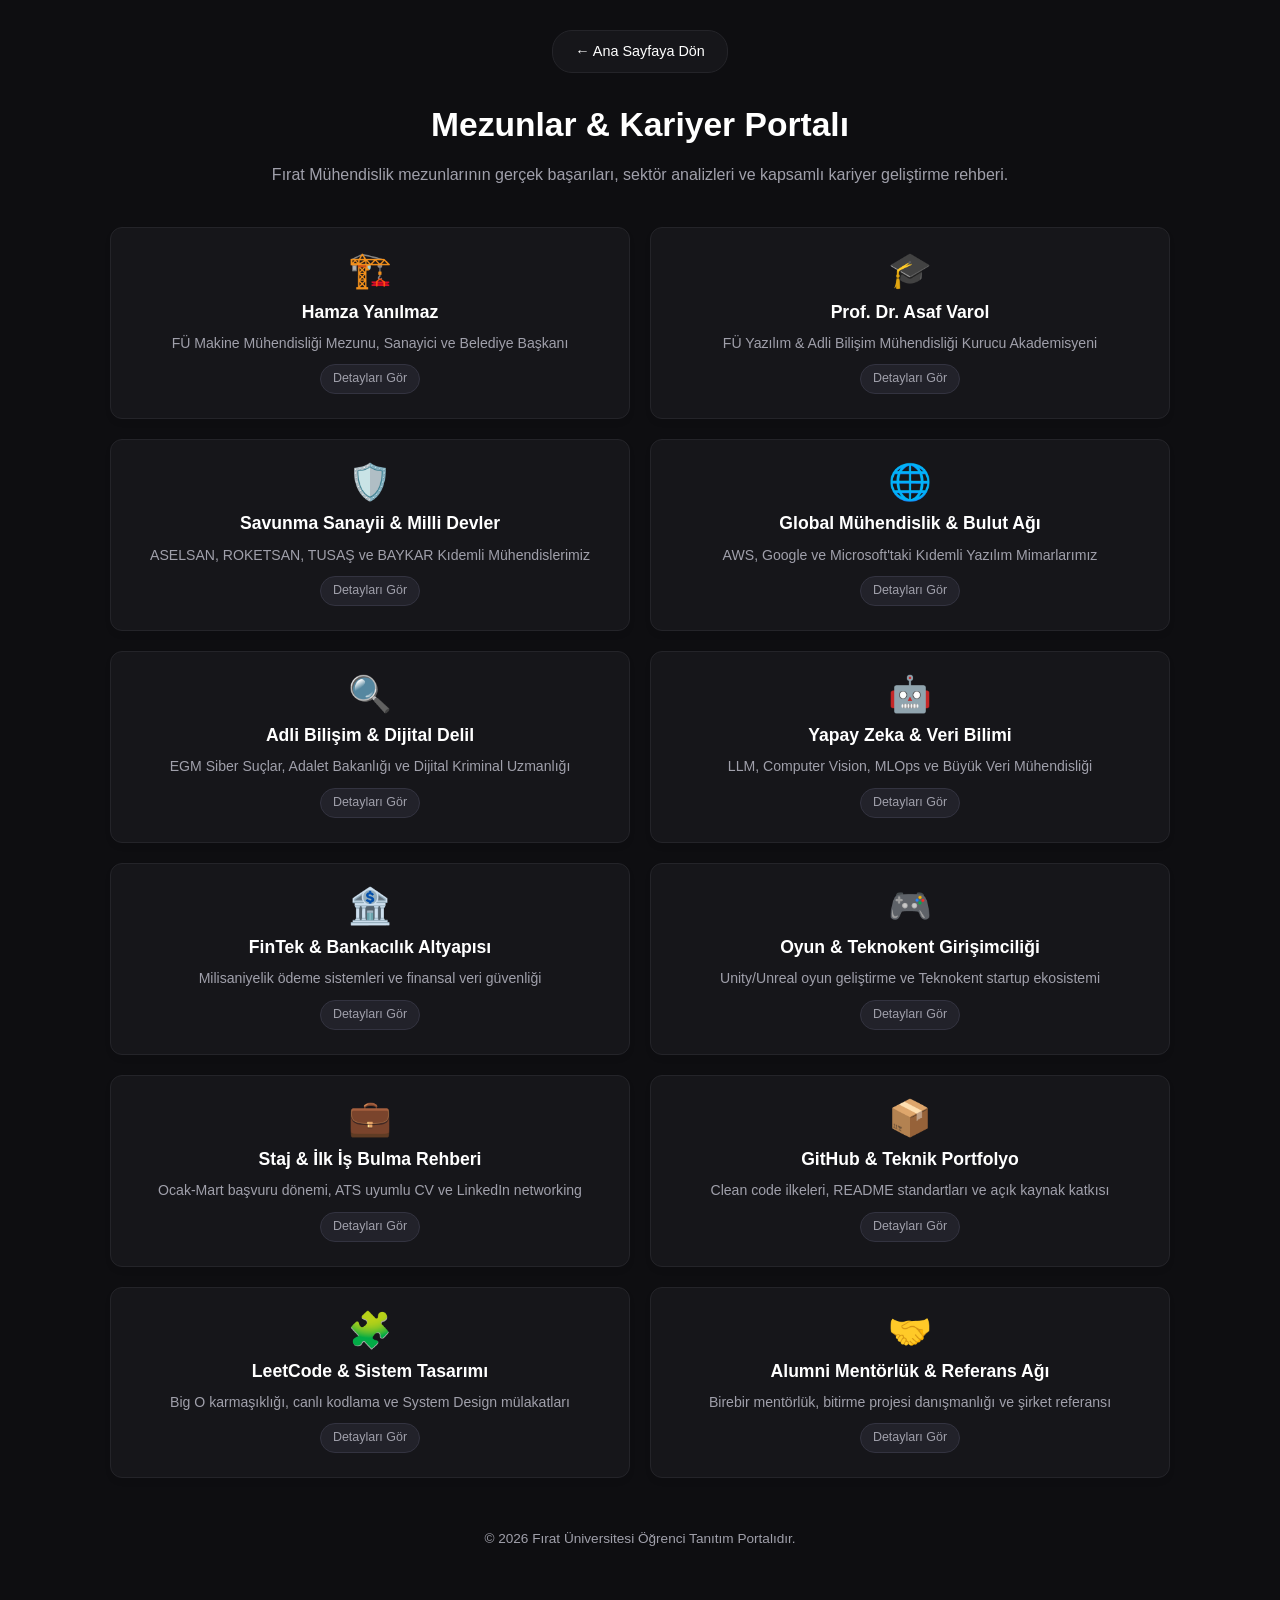
<file: mezunlar.html>
<!DOCTYPE html>
<html lang="tr">
<head>
    <meta charset="UTF-8">
    <meta name="viewport" content="width=device-width, initial-scale=1.0">
    <title>Mezunlar & Kariyer Portalı - Fırat Üniversitesi</title>
    <link rel="stylesheet" href="style.css">
</head>
<body>

    <div class="top-nav-container reveal">
        <a href="index.html" class="back-btn">← Ana Sayfaya Dön</a>
    </div>

    <section class="hero reveal" style="padding-top: 10px;">
        <h1>Mezunlar & Kariyer Portalı</h1>
        <p>Fırat Mühendislik mezunlarının gerçek başarıları, sektör analizleri ve kapsamlı kariyer geliştirme rehberi.</p>
    </section>

    <main class="container reveal">
        <div class="main-grid">

            <div class="card clickable-card" data-modal="hamza">
                <div class="card-icon">🏗️</div>
                <h3>Hamza Yanılmaz</h3>
                <p>FÜ Makine Mühendisliği Mezunu, Sanayici ve Belediye Başkanı</p>
                <span class="detail-chip" data-modal="hamza">Detayları Gör</span>
            </div>

            <div class="card clickable-card" data-modal="asaf">
                <div class="card-icon">🎓</div>
                <h3>Prof. Dr. Asaf Varol</h3>
                <p>FÜ Yazılım & Adli Bilişim Mühendisliği Kurucu Akademisyeni</p>
                <span class="detail-chip" data-modal="asaf">Detayları Gör</span>
            </div>

            <div class="card clickable-card" data-modal="savunma">
                <div class="card-icon">🛡️</div>
                <h3>Savunma Sanayii & Milli Devler</h3>
                <p>ASELSAN, ROKETSAN, TUSAŞ ve BAYKAR Kıdemli Mühendislerimiz</p>
                <span class="detail-chip" data-modal="savunma">Detayları Gör</span>
            </div>

            <div class="card clickable-card" data-modal="global">
                <div class="card-icon">🌐</div>
                <h3>Global Mühendislik & Bulut Ağı</h3>
                <p>AWS, Google ve Microsoft'taki Kıdemli Yazılım Mimarlarımız</p>
                <span class="detail-chip" data-modal="global">Detayları Gör</span>
            </div>

            <div class="card clickable-card" data-modal="adli">
                <div class="card-icon">🔍</div>
                <h3>Adli Bilişim & Dijital Delil</h3>
                <p>EGM Siber Suçlar, Adalet Bakanlığı ve Dijital Kriminal Uzmanlığı</p>
                <span class="detail-chip" data-modal="adli">Detayları Gör</span>
            </div>

            <div class="card clickable-card" data-modal="ai">
                <div class="card-icon">🤖</div>
                <h3>Yapay Zeka & Veri Bilimi</h3>
                <p>LLM, Computer Vision, MLOps ve Büyük Veri Mühendisliği</p>
                <span class="detail-chip" data-modal="ai">Detayları Gör</span>
            </div>

            <div class="card clickable-card" data-modal="fintek">
                <div class="card-icon">🏦</div>
                <h3>FinTek & Bankacılık Altyapısı</h3>
                <p>Milisaniyelik ödeme sistemleri ve finansal veri güvenliği</p>
                <span class="detail-chip" data-modal="fintek">Detayları Gör</span>
            </div>

            <div class="card clickable-card" data-modal="oyun">
                <div class="card-icon">🎮</div>
                <h3>Oyun & Teknokent Girişimciliği</h3>
                <p>Unity/Unreal oyun geliştirme ve Teknokent startup ekosistemi</p>
                <span class="detail-chip" data-modal="oyun">Detayları Gör</span>
            </div>

            <div class="card clickable-card" data-modal="staj">
                <div class="card-icon">💼</div>
                <h3>Staj & İlk İş Bulma Rehberi</h3>
                <p>Ocak-Mart başvuru dönemi, ATS uyumlu CV ve LinkedIn networking</p>
                <span class="detail-chip" data-modal="staj">Detayları Gör</span>
            </div>

            <div class="card clickable-card" data-modal="github">
                <div class="card-icon">📦</div>
                <h3>GitHub & Teknik Portfolyo</h3>
                <p>Clean code ilkeleri, README standartları ve açık kaynak katkısı</p>
                <span class="detail-chip" data-modal="github">Detayları Gör</span>
            </div>

            <div class="card clickable-card" data-modal="leetcode">
                <div class="card-icon">🧩</div>
                <h3>LeetCode & Sistem Tasarımı</h3>
                <p>Big O karmaşıklığı, canlı kodlama ve System Design mülakatları</p>
                <span class="detail-chip" data-modal="leetcode">Detayları Gör</span>
            </div>

            <div class="card clickable-card" data-modal="alumni">
                <div class="card-icon">🤝</div>
                <h3>Alumni Mentörlük & Referans Ağı</h3>
                <p>Birebir mentörlük, bitirme projesi danışmanlığı ve şirket referansı</p>
                <span class="detail-chip" data-modal="alumni">Detayları Gör</span>
            </div>

        </div>
    </main>

    <!-- Modal Yapısı -->
    <div id="modalOverlay" class="modal-overlay">
        <div class="modal-content">
            <button id="modalClose" class="modal-close">&times;</button>
            <h2 id="modalTitle"></h2>
            <div id="modalText"></div>
        </div>
    </div>

    <footer>
        <p>&copy; 2026 Fırat Üniversitesi Öğrenci Tanıtım Portalıdır.</p>
    </footer>

    <!-- Önce veri dosyası, ardından script dosyası yüklenir -->
    <script src="data.js"></script>
    <script src="script.js"></script>
</body>
</html>
</file>
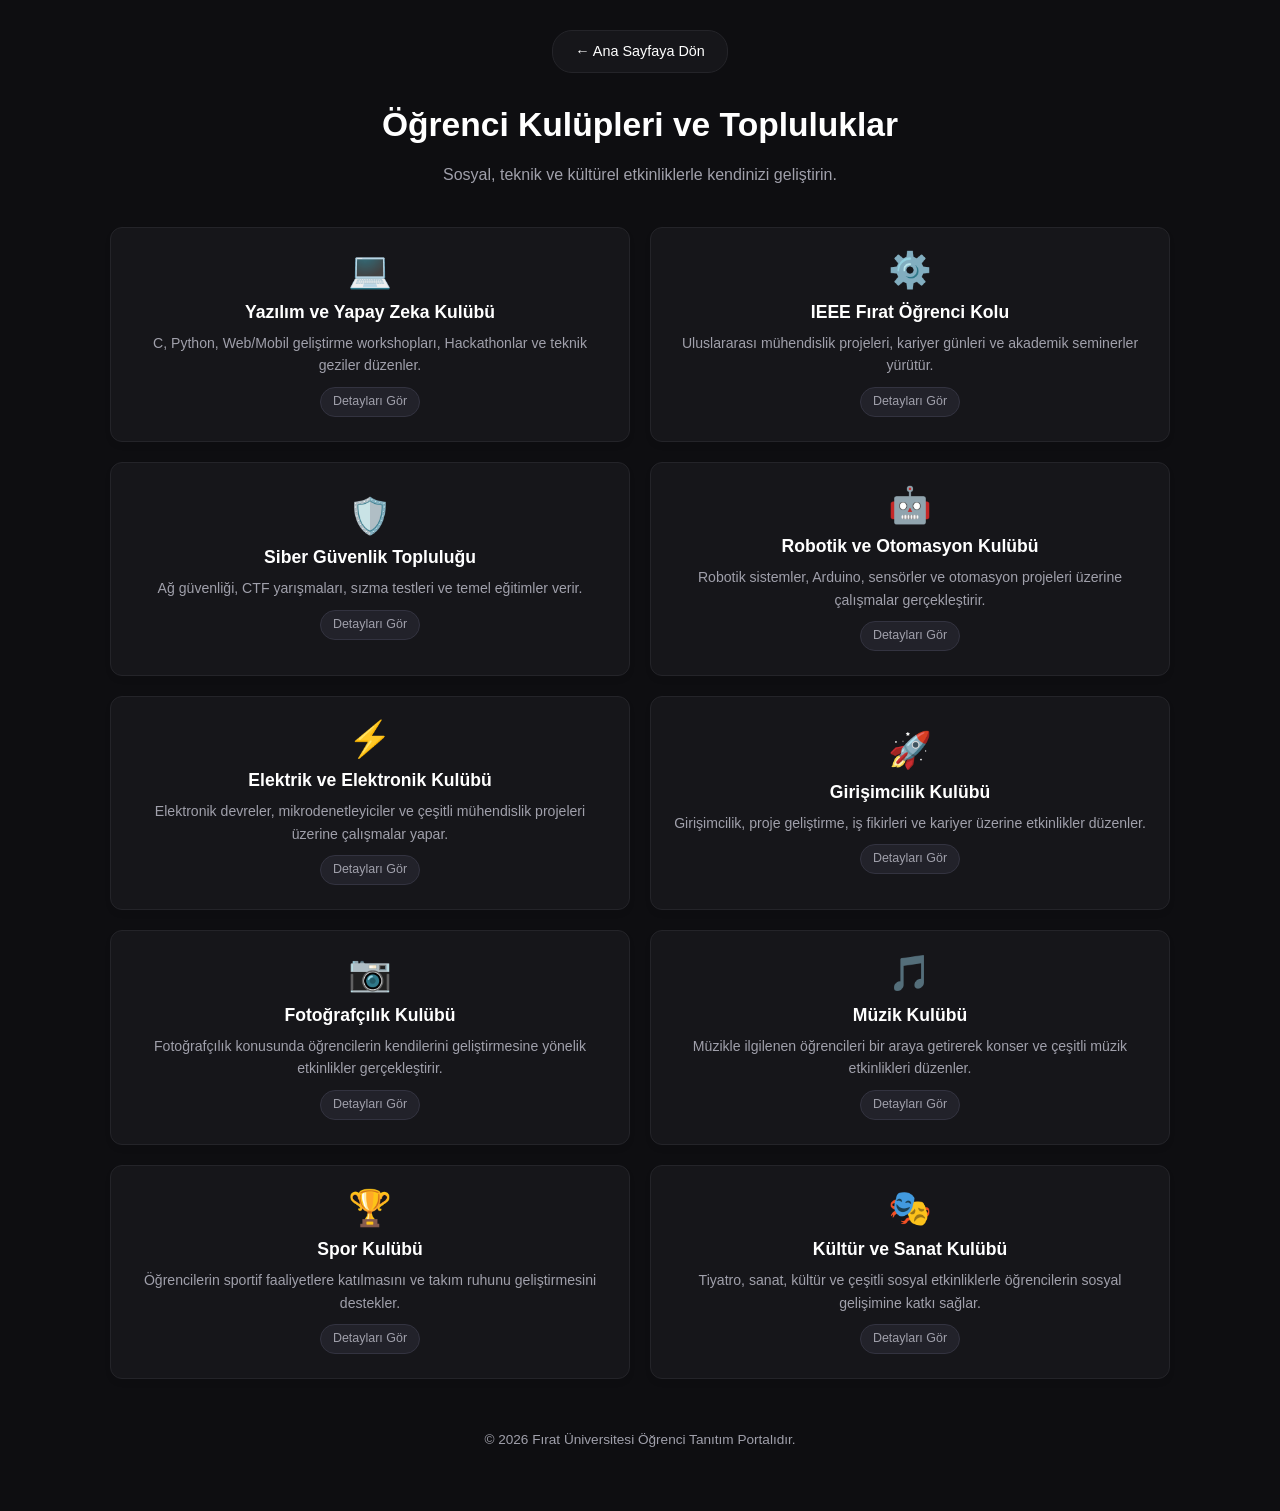
<file: topluluklar.html>
<!DOCTYPE html>
<html lang="tr">
<head>
    <meta charset="UTF-8">
    <meta name="viewport" content="width=device-width, initial-scale=1.0">
    <title>Öğrenci Toplulukları - Fırat Üniversitesi</title>
    <link rel="stylesheet" href="style.css">
</head>
<body>

    <div class="top-nav-container reveal">
        <a href="index.html" class="back-btn">← Ana Sayfaya Dön</a>
    </div>

    <section class="hero reveal" style="padding-top: 10px;">
        <h1>Öğrenci Kulüpleri ve Topluluklar</h1>
        <p>Sosyal, teknik ve kültürel etkinliklerle kendinizi geliştirin.</p>
    </section>

    <main class="container reveal">
        <div class="main-grid">

            <div class="card clickable-card" data-modal="ogrenci-topluluklari">
                <div class="card-icon">💻</div>
                <h3>Yazılım ve Yapay Zeka Kulübü</h3>
                <p>C, Python, Web/Mobil geliştirme workshopları, Hackathonlar ve teknik geziler düzenler.</p>
                <span class="detail-chip">Detayları Gör</span>
            </div>

            <div class="card clickable-card" data-modal="ogrenci-yarismalar">
                <div class="card-icon">⚙️</div>
                <h3>IEEE Fırat Öğrenci Kolu</h3>
                <p>Uluslararası mühendislik projeleri, kariyer günleri ve akademik seminerler yürütür.</p>
                <span class="detail-chip">Detayları Gör</span>
            </div>

            <div class="card clickable-card" data-modal="adli">
                <div class="card-icon">🛡️</div>
                <h3>Siber Güvenlik Topluluğu</h3>
                <p>Ağ güvenliği, CTF yarışmaları, sızma testleri ve temel eğitimler verir.</p>
                <span class="detail-chip">Detayları Gör</span>
            </div>
            <div class="card clickable-card" data-modal="robotik">
    <div class="card-icon">🤖</div>
    <h3>Robotik ve Otomasyon Kulübü</h3>
    <p>Robotik sistemler, Arduino, sensörler ve otomasyon projeleri üzerine çalışmalar gerçekleştirir.</p>
    <span class="detail-chip">Detayları Gör</span>
</div>

<div class="card clickable-card" data-modal="elektrik-elektronik">
    <div class="card-icon">⚡</div>
    <h3>Elektrik ve Elektronik Kulübü</h3>
    <p>Elektronik devreler, mikrodenetleyiciler ve çeşitli mühendislik projeleri üzerine çalışmalar yapar.</p>
    <span class="detail-chip">Detayları Gör</span>
</div>

<div class="card clickable-card" data-modal="girisimcilik">
    <div class="card-icon">🚀</div>
    <h3>Girişimcilik Kulübü</h3>
    <p>Girişimcilik, proje geliştirme, iş fikirleri ve kariyer üzerine etkinlikler düzenler.</p>
    <span class="detail-chip">Detayları Gör</span>
</div>

<div class="card clickable-card" data-modal="fotograf">
    <div class="card-icon">📷</div>
    <h3>Fotoğrafçılık Kulübü</h3>
    <p>Fotoğrafçılık konusunda öğrencilerin kendilerini geliştirmesine yönelik etkinlikler gerçekleştirir.</p>
    <span class="detail-chip">Detayları Gör</span>
</div>

<div class="card clickable-card" data-modal="muzik">
    <div class="card-icon">🎵</div>
    <h3>Müzik Kulübü</h3>
    <p>Müzikle ilgilenen öğrencileri bir araya getirerek konser ve çeşitli müzik etkinlikleri düzenler.</p>
    <span class="detail-chip">Detayları Gör</span>
</div>

<div class="card clickable-card" data-modal="spor">
    <div class="card-icon">🏆</div>
    <h3>Spor Kulübü</h3>
    <p>Öğrencilerin sportif faaliyetlere katılmasını ve takım ruhunu geliştirmesini destekler.</p>
    <span class="detail-chip">Detayları Gör</span>
</div>

<div class="card clickable-card" data-modal="kultur">
    <div class="card-icon">🎭</div>
    <h3>Kültür ve Sanat Kulübü</h3>
    <p>Tiyatro, sanat, kültür ve çeşitli sosyal etkinliklerle öğrencilerin sosyal gelişimine katkı sağlar.</p>
    <span class="detail-chip">Detayları Gör</span>
</div>

        </div>
    </main>

    <!-- Modal Yapısı -->
    <div id="modalOverlay" class="modal-overlay">
        <div class="modal-content">
            <button id="modalClose" class="modal-close">&times;</button>
            <h2 id="modalTitle"></h2>
            <div id="modalText"></div>
        </div>
    </div>

    <footer>
        <p>&copy; 2026 Fırat Üniversitesi Öğrenci Tanıtım Portalıdır.</p>
    </footer>

    <!-- Önce veri dosyası, ardından script dosyası yüklenir -->
    <script src="data.js"></script>
    <script src="script.js"></script>
</body>
</html>
</file>
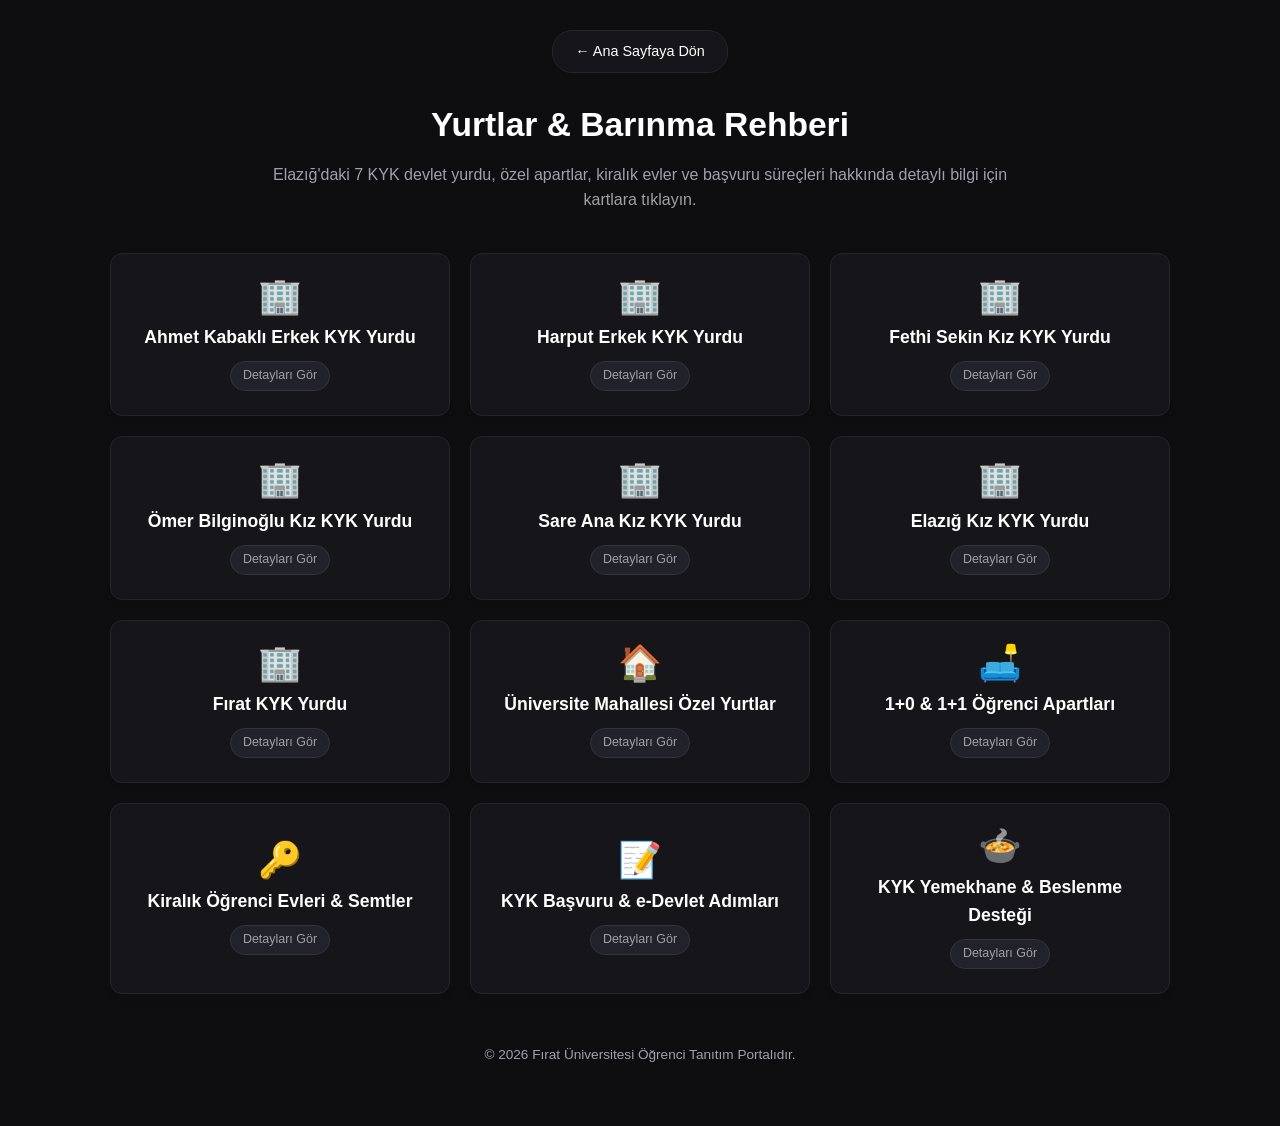
<file: yurt.html>
<!DOCTYPE html>
<html lang="tr">
<head>
    <meta charset="UTF-8">
    <meta name="viewport" content="width=device-width, initial-scale=1.0">
    <title>Yurtlar & Barınma Rehberi - Fırat Üniversitesi</title>
    <link rel="stylesheet" href="style.css">
</head>
<body>

    <div class="top-nav-container reveal">
        <a href="index.html" class="back-btn">← Ana Sayfaya Dön</a>
    </div>

    <section class="hero reveal" style="padding-top: 10px;">
        <h1>Yurtlar & Barınma Rehberi</h1>
        <p>Elazığ'daki 7 KYK devlet yurdu, özel apartlar, kiralık evler ve başvuru süreçleri hakkında detaylı bilgi için kartlara tıklayın.</p>
    </section>

    <main class="container reveal">
        <div class="yurt-grid">

            <div class="card clickable-card" data-modal="yurt-kyk-ahmet-kabakli">
                <div class="card-icon">🏢</div>
                <h3>Ahmet Kabaklı Erkek KYK Yurdu</h3>
                <span class="detail-chip">Detayları Gör</span>
            </div>
            <div class="card clickable-card" data-modal="yurt-kyk-harput">
                <div class="card-icon">🏢</div>
                <h3>Harput Erkek KYK Yurdu</h3>
                <span class="detail-chip">Detayları Gör</span>
            </div>
            <div class="card clickable-card" data-modal="yurt-kyk-fethi-sekin">
                <div class="card-icon">🏢</div>
                <h3>Fethi Sekin Kız KYK Yurdu</h3>
                <span class="detail-chip">Detayları Gör</span>
            </div>
            <div class="card clickable-card" data-modal="yurt-kyk-omer-bilginoglu">
                <div class="card-icon">🏢</div>
                <h3>Ömer Bilginoğlu Kız KYK Yurdu</h3>
                <span class="detail-chip">Detayları Gör</span>
            </div>
            <div class="card clickable-card" data-modal="yurt-kyk-sare-ana">
                <div class="card-icon">🏢</div>
                <h3>Sare Ana Kız KYK Yurdu</h3>
                <span class="detail-chip">Detayları Gör</span>
            </div>
            <div class="card clickable-card" data-modal="yurt-kyk-elazig-kiz">
                <div class="card-icon">🏢</div>
                <h3>Elazığ Kız KYK Yurdu</h3>
                <span class="detail-chip">Detayları Gör</span>
            </div>
            <div class="card clickable-card" data-modal="yurt-kyk-firat">
                <div class="card-icon">🏢</div>
                <h3>Fırat KYK Yurdu</h3>
                <span class="detail-chip">Detayları Gör</span>
            </div>
            <div class="card clickable-card" data-modal="yurt-ozel-yurtlar">
                <div class="card-icon">🏠</div>
                <h3>Üniversite Mahallesi Özel Yurtlar</h3>
                <span class="detail-chip">Detayları Gör</span>
            </div>
            <div class="card clickable-card" data-modal="yurt-ozel-apartlar">
                <div class="card-icon">🛋️</div>
                <h3>1+0 & 1+1 Öğrenci Apartları</h3>
                <span class="detail-chip">Detayları Gör</span>
            </div>
            <div class="card clickable-card" data-modal="yurt-ev-kiralama">
                <div class="card-icon">🔑</div>
                <h3>Kiralık Öğrenci Evleri & Semtler</h3>
                <span class="detail-chip">Detayları Gör</span>
            </div>
            <div class="card clickable-card" data-modal="yurt-basvuru-sureci">
                <div class="card-icon">📝</div>
                <h3>KYK Başvuru & e-Devlet Adımları</h3>
                <span class="detail-chip">Detayları Gör</span>
            </div>
            <div class="card clickable-card" data-modal="yurt-imkanlar-beslenme">
                <div class="card-icon">🍲</div>
                <h3>KYK Yemekhane & Beslenme Desteği</h3>
                <span class="detail-chip">Detayları Gör</span>
            </div>

        </div>
    </main>

    <div id="modalOverlay" class="modal-overlay">
        <div class="modal-content">
            <button id="modalClose" class="modal-close">&times;</button>
            <h2 id="modalTitle"></h2>
            <div id="modalText"></div>
        </div>
    </div>

    <footer>
        <p>&copy; 2026 Fırat Üniversitesi Öğrenci Tanıtım Portalıdır.</p>
    </footer>

    <!-- Önce veri dosyası, ardından script dosyası yüklenir -->
    <script src="data.js"></script>
    <script src="script.js"></script>
</body>
</html>
</file>
<file: style.css>
/* ==========================================================================
   FIRAT ÜNİVERSİTESİ PORTALI - FİNAL CSS (style.css)
   ========================================================================== */

:root {
    --bg-dark: #0e0e11;
    --bg-surface: #121215;
    --card-bg: #16161a;
    --card-border: #242429;
    --card-hover-bg: #1c1c22;
    --card-hover-border: #444452;
    --text-main: #ffffff;
    --text-muted: #cccccc;
    --text-dim: #a0a0ab;
    --accent-blue: #3b82f6;
    --chip-bg: #22222a;
    --chip-border: #333340;
    --modal-bg: #18181c;
    --modal-border: #2e2e38;
}

* {
    box-sizing: border-box !important;
    margin: 0;
    padding: 0;
}

html {
    scroll-behavior: smooth;
}

body {
    background-color: var(--bg-dark) !important;
    color: var(--text-main) !important;
    font-family: -apple-system, BlinkMacSystemFont, "Segoe UI", Roboto, Helvetica, Arial, sans-serif;
    line-height: 1.6;
    padding-bottom: 60px;
    min-height: 100vh;
}

::-webkit-scrollbar {
    width: 8px;
    height: 8px;
}
::-webkit-scrollbar-track {
    background: #0e0e11;
}
::-webkit-scrollbar-thumb {
    background: #2a2a35;
    border-radius: 4px;
}
::-webkit-scrollbar-thumb:hover {
    background: #3f3f50;
}

a {
    color: inherit;
    text-decoration: none;
}

.container {
    max-width: 1100px !important;
    margin: 0 auto !important;
    padding: 0 20px !important;
}

.top-nav-container {
    text-align: center;
    margin-top: 30px;
    margin-bottom: 15px;
}

.back-btn {
    display: inline-flex;
    align-items: center;
    padding: 9px 22px;
    background-color: var(--card-bg);
    color: var(--text-main);
    border: 1px solid var(--card-border);
    border-radius: 20px;
    font-size: 0.9rem;
    font-weight: 500;
    transition: all 0.2s ease;
}

.back-btn:hover {
    background-color: var(--card-hover-bg);
    border-color: var(--text-main);
    transform: translateY(-2px);
}

.hero {
    text-align: center;
    padding: 20px 20px 10px 20px;
    max-width: 800px;
    margin: 0 auto;
}

.hero h1 {
    font-size: 2.1rem;
    font-weight: 800;
    margin-bottom: 10px;
    color: var(--text-main);
}

.hero p {
    color: var(--text-dim);
    font-size: 1rem;
}

h2 {
    color: var(--text-main) !important;
    font-size: 1.35rem !important;
    font-weight: 700 !important;
    margin-top: 40px !important;
    margin-bottom: 10px !important;
    border-bottom: 1px solid #1f1f26 !important;
    padding-bottom: 8px !important;
}

main > p, section > p {
    color: var(--text-dim);
    font-size: 0.95rem;
    margin-bottom: 15px;
}

/* KAMPÜS İÇİN 2'Lİ GRID */
.main-grid, .card-grid, .grid {
    display: grid !important;
    grid-template-columns: repeat(2, 1fr) !important;
    gap: 20px !important;
    width: 100% !important;
    margin: 15px 0 0 0 !important;
}

/* YURTLAR VE BÖLÜMLER İÇİN 3'LÜ GRID */
#departmentsGrid, .yurt-grid {
    display: grid !important;
    grid-template-columns: repeat(3, 1fr) !important;
    gap: 20px !important;
    width: 100% !important;
    margin: 15px 0 0 0 !important;
}

.card, .dept-card {
    cursor: pointer;
    background-color: var(--card-bg) !important;
    border: 1px solid var(--card-border) !important;
    border-radius: 12px !important;
    padding: 24px 20px !important;
    text-align: center;
    display: flex !important;
    flex-direction: column !important;
    align-items: center !important;
    justify-content: center !important;
    min-height: 135px !important;
    box-sizing: border-box !important;
    transition: transform 0.2s ease, border-color 0.2s ease, background-color 0.2s ease !important;
}

.card:hover, .dept-card:hover {
    transform: translateY(-3px) !important;
    border-color: var(--card-hover-border) !important;
    background-color: var(--card-hover-bg) !important;
}

/* Henüz aktif olmayan / hedef sayfası olmayan kartlar için:
   tıklanabilir gibi görünmesini (imleç, hover animasyonu) engeller. */
.card.not-clickable {
    cursor: default !important;
}

.card.not-clickable:hover {
    transform: none !important;
    border-color: var(--card-border) !important;
    background-color: var(--card-bg) !important;
}

.card-icon {
    font-size: 2.2rem !important;
    margin-bottom: 10px !important;
    line-height: 1 !important;
}

.card h3, .dept-title {
    margin: 0 !important;
    font-size: 1.1rem !important;
    color: var(--text-main) !important;
    font-weight: 600 !important;
}

.card p {
    color: var(--text-dim);
    font-size: 0.88rem;
    margin-top: 6px;
}

.detail-chip {
    display: inline-block;
    margin-top: 10px;
    font-size: 0.78rem;
    color: var(--text-dim);
    background-color: var(--chip-bg);
    border: 1px solid var(--chip-border);
    padding: 4px 12px;
    border-radius: 15px;
}

.card:hover .detail-chip {
    color: var(--text-main);
    border-color: #555566;
}

.dept-search-box {
    width: 100% !important;
    margin: 0 0 20px 0 !important;
    display: block !important;
}

.dept-search-input {
    width: 100% !important;
    box-sizing: border-box !important;
    padding: 16px 20px !important;
    background-color: var(--card-bg) !important;
    border: 1px solid var(--card-border) !important;
    border-radius: 12px !important;
    color: var(--text-main) !important;
    font-size: 1rem !important;
    outline: none !important;
}

.dept-search-input:focus {
    border-color: var(--accent-blue) !important;
}

.filter-chips {
    display: flex;
    flex-wrap: wrap;
    gap: 10px;
    justify-content: center;
    margin-bottom: 30px;
    width: 100%;
}

.filter-chip {
    cursor: pointer;
    background-color: var(--card-bg);
    border: 1px solid var(--card-border);
    color: var(--text-dim);
    padding: 8px 18px;
    border-radius: 20px;
    font-size: 0.88rem;
    transition: all 0.2s ease;
}

.filter-chip:hover, .filter-chip.active {
    background-color: var(--text-main);
    color: var(--bg-dark);
    border-color: var(--text-main);
    font-weight: 600;
}

.dept-card {
    text-align: left !important;
    align-items: flex-start !important;
    justify-content: space-between !important;
}

.dept-card-header {
    display: flex;
    justify-content: space-between;
    align-items: flex-start;
    width: 100%;
    gap: 10px;
    margin-bottom: 8px;
}

.dept-badge {
    background-color: var(--chip-bg);
    border: 1px solid var(--chip-border);
    color: var(--text-dim);
    font-size: 0.75rem;
    padding: 3px 8px;
    border-radius: 6px;
    white-space: nowrap;
}

.dept-faculty {
    color: var(--text-dim);
    font-size: 0.88rem;
}

.stats-grid {
    display: grid !important;
    grid-template-columns: repeat(4, 1fr) !important;
    gap: 15px !important;
    width: 100% !important;
    margin: 40px 0 20px 0 !important;
}

.stat-card {
    background-color: var(--bg-surface);
    border: 1px solid #222228;
    border-radius: 12px;
    padding: 18px 10px;
    text-align: center;
}

.stat-card h2 {
    color: #ffffff !important;
    font-size: 1.6rem !important;
    margin: 0 0 4px 0 !important;
    font-weight: 700 !important;
    border-bottom: none !important;
    padding-bottom: 0 !important;
}

.stat-card p {
    color: var(--text-dim);
    font-size: 0.85rem;
    margin: 0;
}

.modal-overlay {
    position: fixed;
    top: 0;
    left: 0;
    width: 100%;
    height: 100%;
    background-color: rgba(0, 0, 0, 0.85);
    backdrop-filter: blur(5px);
    display: flex;
    align-items: center;
    justify-content: center;
    z-index: 9999;
    opacity: 0;
    pointer-events: none;
    transition: opacity 0.25s ease;
    padding: 20px;
}

.modal-overlay.active {
    opacity: 1;
    pointer-events: auto;
}

.modal-content {
    background-color: var(--modal-bg);
    border: 1px solid var(--modal-border);
    border-radius: 16px;
    max-width: 700px;
    width: 100%;
    max-height: 85vh;
    overflow-y: auto;
    padding: 35px;
    position: relative;
    box-shadow: 0 20px 40px rgba(0,0,0,0.8);
}

.modal-content::-webkit-scrollbar {
    width: 6px;
}
.modal-content::-webkit-scrollbar-track {
    background: #18181c;
}
.modal-content::-webkit-scrollbar-thumb {
    background: #333340;
    border-radius: 4px;
}
.modal-content {
    background: #18181b;
    border: 1px solid #27272a;
    border-radius: 12px;
    padding: 30px;
    max-width: 650px;
    width: 90%;
    max-height: 85vh; /* Çok uzun metinlerde ekranın dışına taşmaz */
    overflow-y: auto; /* Kaydırma çubuğu ekler */
    color: #f4f4f5;
    position: relative;
    box-shadow: 0 20px 25px -5px rgba(0, 0, 0, 0.5);
}

.modal-content h4 {
    color: #3b82f6;
    margin-top: 20px;
    margin-bottom: 8px;
}

.modal-content p {
    font-size: 14.5px;
    line-height: 1.6;
    color: #d4d4d8;
    margin-bottom: 12px;
}

.modal-close {
    position: absolute;
    top: 20px;
    right: 20px;
    background: #22222a;
    border: 1px solid #333340;
    color: var(--text-dim);
    width: 34px;
    height: 34px;
    border-radius: 50%;
    font-size: 1.4rem;
    display: flex;
    align-items: center;
    justify-content: center;
    cursor: pointer;
    transition: all 0.2s ease;
}

.modal-close:hover {
    color: var(--text-main);
    border-color: #555566;
    background-color: #2a2a35;
}

#modalTitle {
    font-size: 1.4rem !important;
    margin-bottom: 18px !important;
    padding-right: 40px !important;
    color: var(--text-main) !important;
    border-bottom: 1px solid var(--card-border) !important;
    padding-bottom: 12px !important;
}

#modalText p {
    margin-bottom: 14px;
    color: #d1d1d6;
    font-size: 0.98rem;
    line-height: 1.7;
}

#modalText ul {
    margin-bottom: 16px;
    padding-left: 20px;
}

#modalText li {
    margin-bottom: 8px;
    color: #cccccc;
    font-size: 0.95rem;
    line-height: 1.5;
}

#modalText strong {
    color: #ffffff;
}

.reveal {
    opacity: 0;
    transform: translateY(15px);
    transition: opacity 0.4s ease, transform 0.4s ease;
}

.reveal.active {
    opacity: 1;
    transform: translateY(0);
}

footer {
    text-align: center;
    margin-top: 50px;
    color: var(--text-dim);
    font-size: 0.85rem;
}

@media (max-width: 900px) {
    #departmentsGrid, .yurt-grid {
        grid-template-columns: repeat(2, 1fr) !important;
    }
}

@media (max-width: 650px) {
    .main-grid, .card-grid, .grid, #departmentsGrid, .yurt-grid {
        grid-template-columns: 1fr !important;
    }
    .stats-grid {
        grid-template-columns: repeat(2, 1fr) !important;
    }
}
/* Ek Sayfalar İçin Genel Tasarım */
.container {
    max-width: 1200px;
    margin: 20px auto;
    padding: 0 20px;
}

.hero-section {
    text-align: center;
    padding: 40px 0;
    background: #1e293b;
    color: #fff;
    border-radius: 10px;
    margin-bottom: 30px;
}

.grid-layout {
    display: grid;
    grid-template-columns: repeat(auto-fit, minmax(300px, 1fr));
    gap: 20px;
}

.card {
    background: #ffffff;
    border: 1px solid #e2e8f0;
    border-radius: 8px;
    padding: 20px;
    box-shadow: 0 4px 6px rgba(0,0,0,0.05);
}

.card h2, .card h3 {
    margin-top: 0;
    color: #0f172a;
}

.tag {
    background: #2563eb;
    color: #fff;
    font-size: 12px;
    padding: 4px 8px;
    border-radius: 4px;
    display: inline-block;
    margin-bottom: 10px;
}

.search-box {
    margin-bottom: 25px;
    text-align: center;
}

.search-box input {
    width: 100%;
    max-width: 500px;
    padding: 12px 16px;
    font-size: 16px;
    border: 2px solid #cbd5e1;
    border-radius: 6px;
    outline: none;
}

.search-box input:focus {
    border-color: #2563eb;
}

.alumni-card .avatar {
    font-size: 40px;
    margin-bottom: 10px;
}

.alumni-card .role {
    color: #2563eb;
    font-weight: bold;
    font-size: 14px;
    margin-bottom: 10px;
}
.btn {
    display: inline-block;
    margin-top: 15px;
    padding: 10px 18px;
    background-color: #2563eb;
    color: #ffffff;
    text-decoration: none;
    border-radius: 6px;
    font-weight: 500;
    transition: background-color 0.2s ease, transform 0.1s ease;
}

.btn:hover {
    background-color: #1d4ed8;
    transform: translateY(-2px);
}
.card-link {
    text-decoration: none;
    color: inherit;
    display: block;
}
/* --- Modal & Backdrop Blur Stilleri --- */
.modal-overlay {
    display: none;
    position: fixed;
    top: 0;
    left: 0;
    width: 100%;
    height: 100%;
    background: rgba(0, 0, 0, 0.7);
    backdrop-filter: blur(8px);
    -webkit-backdrop-filter: blur(8px);
    z-index: 9999;
    justify-content: center;
    align-items: center;
    padding: 20px;
}

.modal-overlay.active {
    display: flex;
}

.modal-content {
    background: #18181b;
    border: 1px solid #27272a;
    border-radius: 12px;
    padding: 30px;
    max-width: 550px;
    width: 100%;
    color: #f4f4f5;
    position: relative;
    box-shadow: 0 20px 25px -5px rgba(0, 0, 0, 0.5);
    animation: modalScale 0.25s ease-out forwards;
}

@keyframes modalScale {
    from {
        opacity: 0;
        transform: scale(0.9);
    }
    to {
        opacity: 1;
        transform: scale(1);
    }
}

.modal-close {
    position: absolute;
    top: 15px;
    right: 20px;
    font-size: 28px;
    color: #a1a1aa;
    cursor: pointer;
    line-height: 1;
    transition: color 0.2s ease;
}

.modal-close:hover {
    color: #ffffff;
}

.modal-divider {
    height: 1px;
    background: #27272a;
    margin: 15px 0;
}

#modalTitle {
    margin: 0;
    font-size: 20px;
    color: #ffffff;
}

#modalText {
    font-size: 15px;
    line-height: 1.6;
    color: #d4d4d8;
}
</file>
